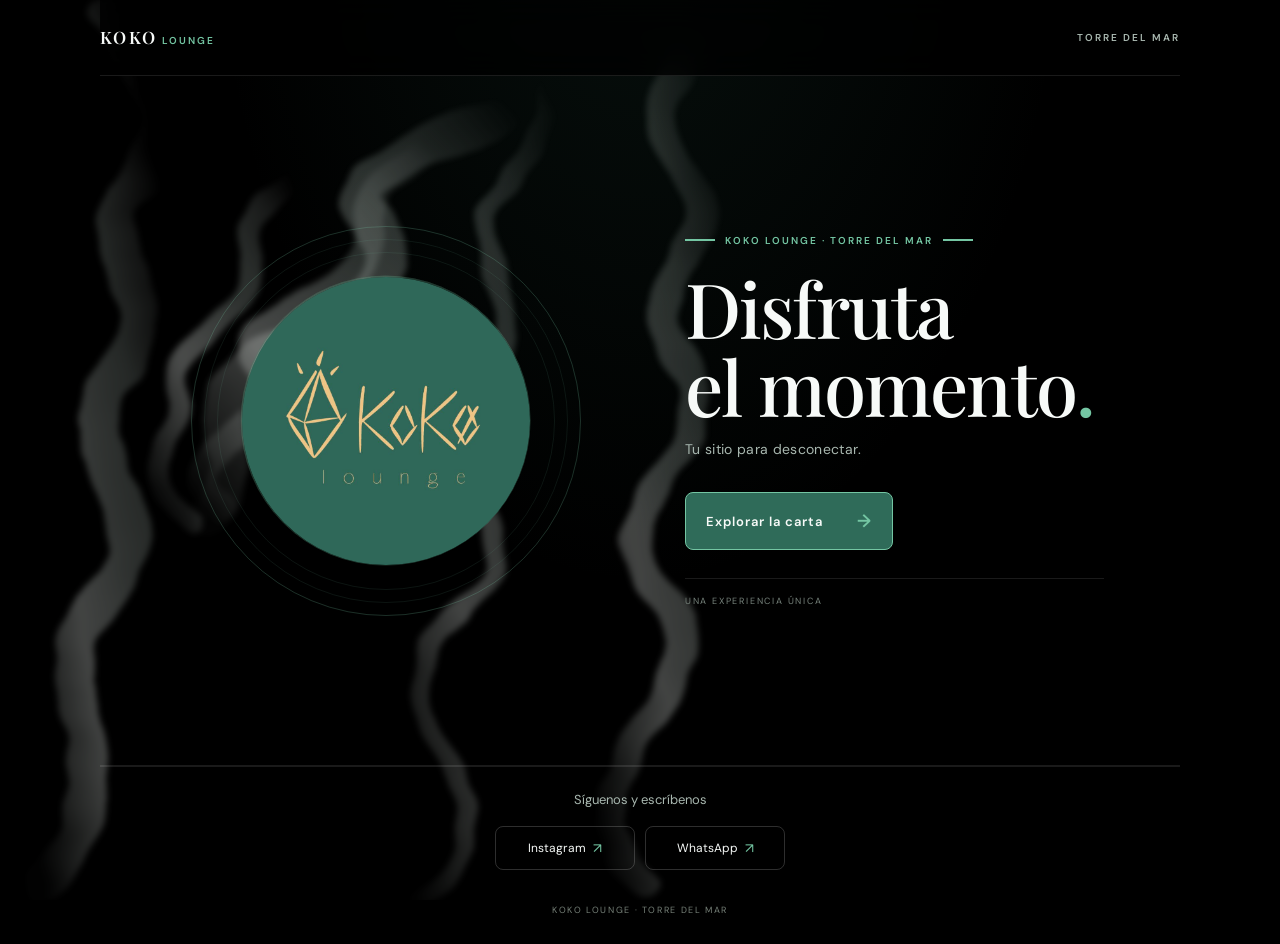
<file: index.html>
<!doctype html>
<html lang="es">
<head>
  <meta charset="utf-8">
  <meta name="viewport" content="width=device-width, initial-scale=1">
  <meta name="theme-color" content="#000000">
  <meta name="description" content="Koko Lounge en Torre del Mar. Consulta nuestra carta.">
  <title>Koko Lounge · Torre del Mar</title>
  <link rel="preconnect" href="https://fonts.googleapis.com">
  <link rel="preconnect" href="https://fonts.gstatic.com" crossorigin>
  <link href="https://fonts.googleapis.com/css2?family=DM+Sans:wght@400;500;600&family=Playfair+Display:wght@500;600;700&display=swap" rel="stylesheet">
  <link rel="stylesheet" href="styles.css?v=20261007-ios-smoke-restore">
</head>
<body>
  <main class="page home-page">
    <svg class="smoke-layer" viewBox="0 0 1000 1100" preserveAspectRatio="none" aria-hidden="true" focusable="false">
      <defs>
        <linearGradient id="smoke-fade" x1="0" y1="1" x2=".7" y2="0">
          <stop offset="0" stop-color="#c5d0c9" stop-opacity=".02" />
          <stop offset=".35" stop-color="#e0e5e1" stop-opacity=".44" />
          <stop offset=".72" stop-color="#b8c8bf" stop-opacity=".3" />
          <stop offset="1" stop-color="#dce3de" stop-opacity="0" />
        </linearGradient>
        <filter id="smoke-warp" x="-35%" y="-25%" width="170%" height="150%" color-interpolation-filters="sRGB">
          <feTurbulence type="fractalNoise" baseFrequency=".012 .025" numOctaves="1" seed="12" result="noise" />
          <feDisplacementMap in="SourceGraphic" in2="noise" scale="24" xChannelSelector="R" yChannelSelector="G" />
          <feGaussianBlur stdDeviation="4" />
        </filter>
      </defs>
      <g class="smoke-plume smoke-plume-one" filter="url(#smoke-warp)">
        <path d="M235 610 C150 545 345 510 270 435 C205 370 355 338 375 270 C397 202 320 185 380 128 C423 87 450 63 430 20" />
        <path d="M260 630 C380 560 170 510 300 438 C420 372 455 335 404 284 C350 229 430 199 515 159 C565 136 566 91 548 54" />
        <path d="M225 620 C130 562 185 510 184 455 C183 397 265 377 252 321 C240 271 207 243 264 196 C302 165 316 120 292 89" />
      </g>
      <g class="smoke-plume smoke-plume-two" filter="url(#smoke-warp)">
        <path d="M255 630 C330 552 205 498 334 432 C472 362 500 316 454 270 C406 222 486 190 580 156 C642 134 672 91 648 42" />
        <path d="M270 620 C185 565 370 514 318 456 C268 400 407 372 443 319 C477 269 423 238 490 205 C537 183 560 144 548 104" />
        <path d="M235 640 C142 582 236 531 220 486 C201 431 267 405 296 367 C332 319 280 282 333 240 C370 210 383 174 360 139" />
      </g>
      <g class="smoke-plume smoke-plume-wide" filter="url(#smoke-warp)">
        <path d="M55 1080 C185 932 22 842 130 724 C222 622 56 547 148 447 C217 371 91 297 170 218 C220 166 192 96 130 18" />
        <path d="M785 1080 C650 940 919 839 804 719 C704 616 918 543 830 437 C761 355 908 287 831 203 C783 150 818 82 891 17" />
        <path d="M520 1100 C670 964 419 872 561 753 C690 646 495 579 596 466 C674 379 539 301 623 223 C682 170 651 94 706 24" />
      </g>
    </svg>
    <header class="topbar"><a class="brand" href="index.html" aria-label="Koko Lounge, inicio"><span class="brand-name">KOKO<span> LOUNGE</span></span></a><span class="location">TORRE DEL MAR</span></header>
    <section class="hero home-hero" aria-labelledby="title">
      <div class="hero-media">
        <span class="hero-orbit" aria-hidden="true"></span>
        <img class="hero-logo" src="kokologo-circle.png" alt="Logo de Koko Lounge">
      </div>
      <div class="hero-copy">
        <p class="eyebrow"><span class="eyebrow-mark" aria-hidden="true"></span> KOKO LOUNGE · TORRE DEL MAR</p>
        <h1 class="home-title" id="title">Disfruta<br>el momento<span>.</span></h1>
        <p class="intro">Tu sitio para desconectar.</p>
        <a class="main-button" href="menu.html">Explorar la carta <span aria-hidden="true">→</span></a>
        <p class="hero-note">UNA EXPERIENCIA ÚNICA</p>
      </div>
    </section>
    <footer class="home-footer">
      <p class="footer-copy">Síguenos y escríbenos</p>
      <nav class="socials" aria-label="Redes sociales">
        <a class="social-link" href="https://www.instagram.com/kokolounge_/" target="_blank" rel="noopener noreferrer" aria-label="Instagram de Koko Lounge">Instagram <span aria-hidden="true">↗</span></a>
        <a class="social-link" href="https://wa.me/34695865423?text=Hola%2C%20quiero%20hacer%20una%20reserva%20en%20Koko%20Lounge." target="_blank" rel="noopener noreferrer" aria-label="Reservar por WhatsApp">WhatsApp <span aria-hidden="true">↗</span></a>
      </nav>
      <p class="copyright">KOKO LOUNGE · TORRE DEL MAR</p>
    </footer>
  </main>
</body>
</html>
</file>
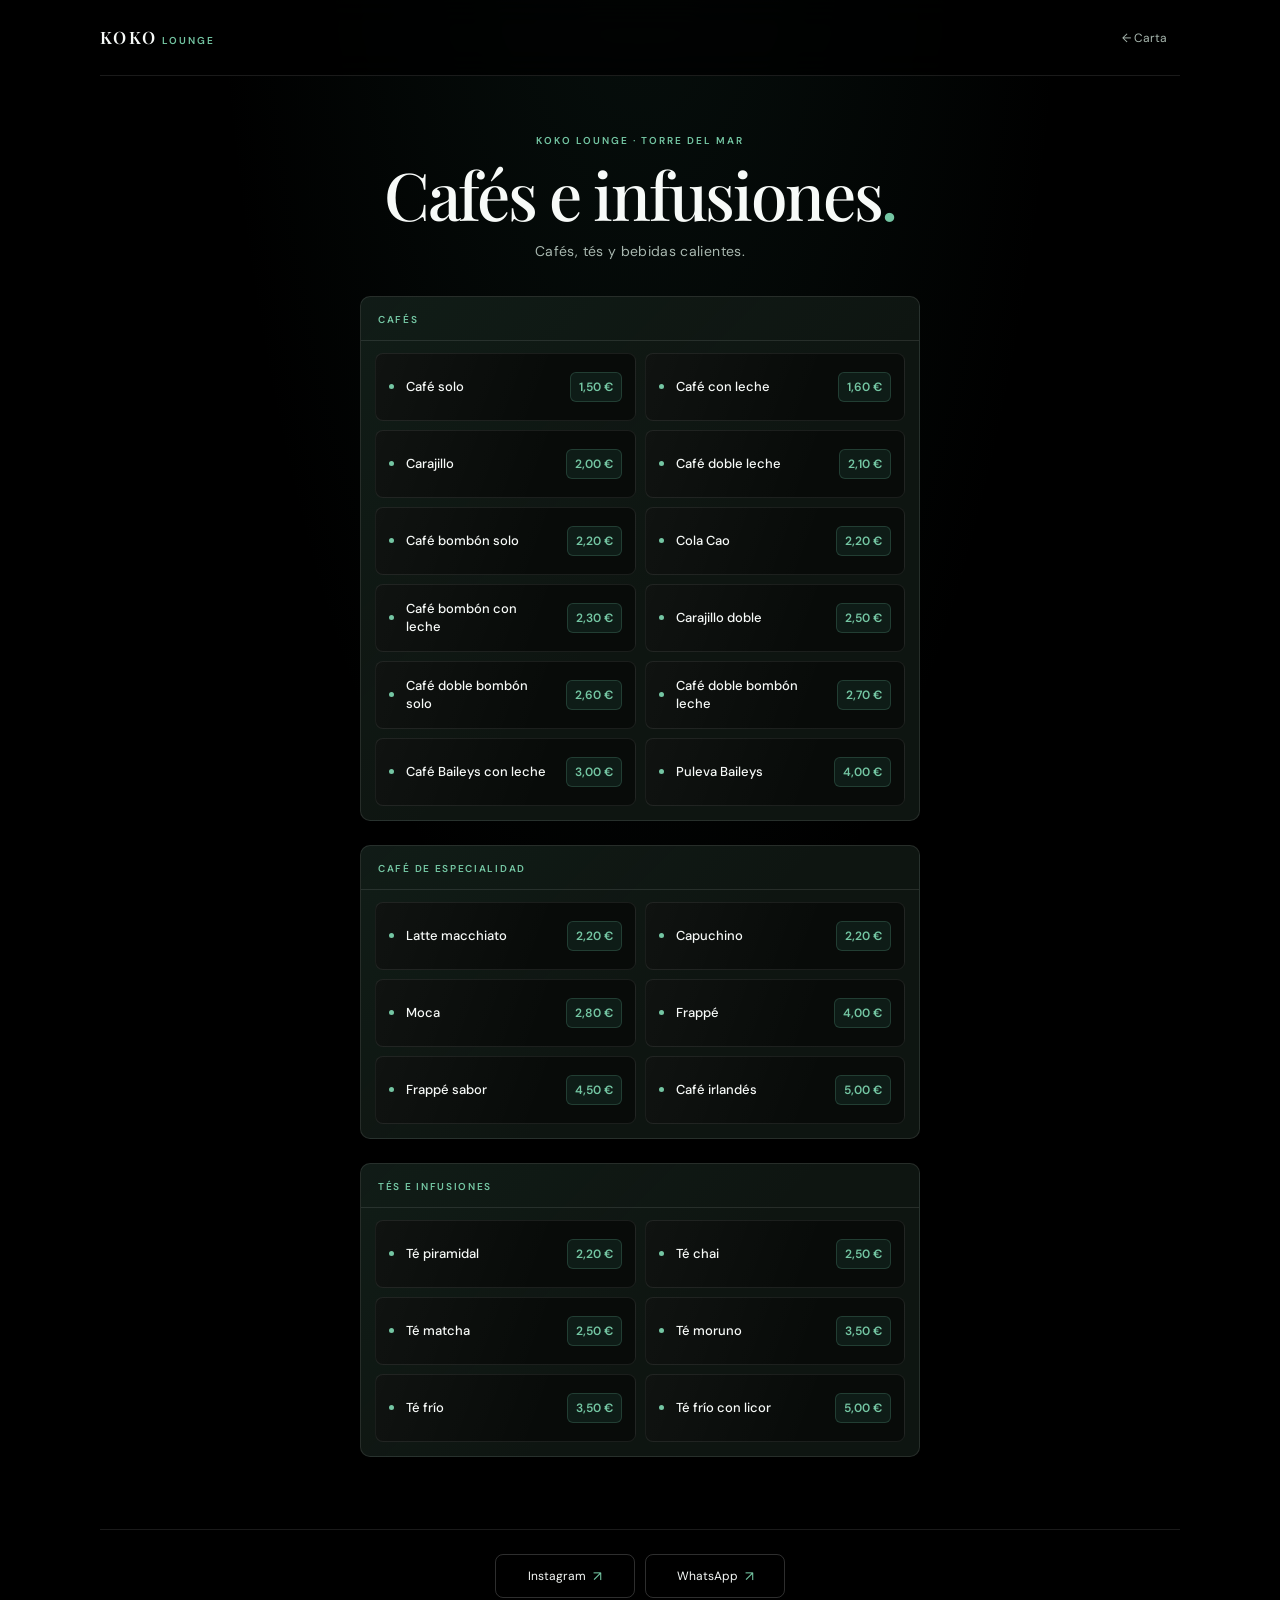
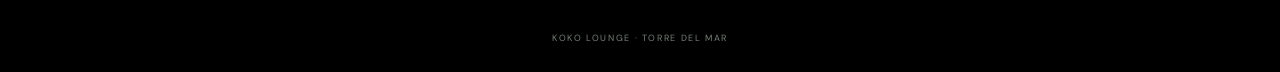
<file: cafes.html>
<!doctype html>
<html lang="es">
<head>
  <meta charset="utf-8">
  <meta name="viewport" content="width=device-width, initial-scale=1">
  <meta name="theme-color" content="#000000">
  <meta name="description" content="Cafés, tés e infusiones de Koko Lounge en Torre del Mar.">
  <title>Cafés e infusiones | Koko Lounge</title>
  <link rel="preconnect" href="https://fonts.googleapis.com">
  <link rel="preconnect" href="https://fonts.gstatic.com" crossorigin>
  <link href="https://fonts.googleapis.com/css2?family=DM+Sans:wght@400;500;600&family=Playfair+Display:wght@500;600;700&display=swap" rel="stylesheet">
  <link rel="stylesheet" href="styles.css?v=20261006-kokoalante">
</head>
<body>
  <main class="page menu-page">
    <header class="topbar"><a class="brand" href="index.html" aria-label="Volver al inicio"><span class="brand-name">KOKO<span> LOUNGE</span></span></a><a class="back-link" href="menu.html">← Carta</a></header>
    <section class="menu-hero" aria-labelledby="title">
      <p class="eyebrow">KOKO LOUNGE · TORRE DEL MAR</p>
      <h1 id="title">Cafés e infusiones<span>.</span></h1>
      <p class="intro">Cafés, tés y bebidas calientes.</p>
    </section>
    <section class="product-list" aria-label="Cafés, tés e infusiones y precios">
      <section class="product-group" aria-label="Cafés">
        <div class="product-group-header"><h2>Cafés</h2></div>
        <article class="product"><span>Café solo</span><span>1,50 €</span></article>
        <article class="product"><span>Café con leche</span><span>1,60 €</span></article>
        <article class="product"><span>Carajillo</span><span>2,00 €</span></article>
        <article class="product"><span>Café doble leche</span><span>2,10 €</span></article>
        <article class="product"><span>Café bombón solo</span><span>2,20 €</span></article>
        <article class="product"><span>Cola Cao</span><span>2,20 €</span></article>
        <article class="product"><span>Café bombón con leche</span><span>2,30 €</span></article>
        <article class="product"><span>Carajillo doble</span><span>2,50 €</span></article>
        <article class="product"><span>Café doble bombón solo</span><span>2,60 €</span></article>
        <article class="product"><span>Café doble bombón leche</span><span>2,70 €</span></article>
        <article class="product"><span>Café Baileys con leche</span><span>3,00 €</span></article>
        <article class="product"><span>Puleva Baileys</span><span>4,00 €</span></article>
      </section>
      <section class="product-group" aria-label="Café de especialidad">
        <div class="product-group-header"><h2>Café de especialidad</h2></div>
        <article class="product"><span>Latte macchiato</span><span>2,20 €</span></article>
        <article class="product"><span>Capuchino</span><span>2,20 €</span></article>
        <article class="product"><span>Moca</span><span>2,80 €</span></article>
        <article class="product"><span>Frappé</span><span>4,00 €</span></article>
        <article class="product"><span>Frappé sabor</span><span>4,50 €</span></article>
        <article class="product"><span>Café irlandés</span><span>5,00 €</span></article>
      </section>
      <section class="product-group" aria-label="Tés e infusiones">
        <div class="product-group-header"><h2>Tés e infusiones</h2></div>
        <article class="product"><span>Té piramidal</span><span>2,20 €</span></article>
        <article class="product"><span>Té chai</span><span>2,50 €</span></article>
        <article class="product"><span>Té matcha</span><span>2,50 €</span></article>
        <article class="product"><span>Té moruno</span><span>3,50 €</span></article>
        <article class="product"><span>Té frío</span><span>3,50 €</span></article>
        <article class="product"><span>Té frío con licor</span><span>5,00 €</span></article>
      </section>
    </section>
    <footer class="menu-footer">
      <nav class="socials" aria-label="Redes sociales">
        <a class="social-link" href="https://www.instagram.com/kokolounge_/" target="_blank" rel="noopener noreferrer">Instagram <span aria-hidden="true">↗</span></a>
        <a class="social-link" href="https://wa.me/34695865423?text=Hola%2C%20quiero%20hacer%20una%20reserva%20en%20Koko%20Lounge." target="_blank" rel="noopener noreferrer" aria-label="Reservar por WhatsApp">WhatsApp <span aria-hidden="true">↗</span></a>
      </nav>
      <p class="copyright">KOKO LOUNGE · TORRE DEL MAR</p>
    </footer>
  </main>
</body>
</html>
</file>
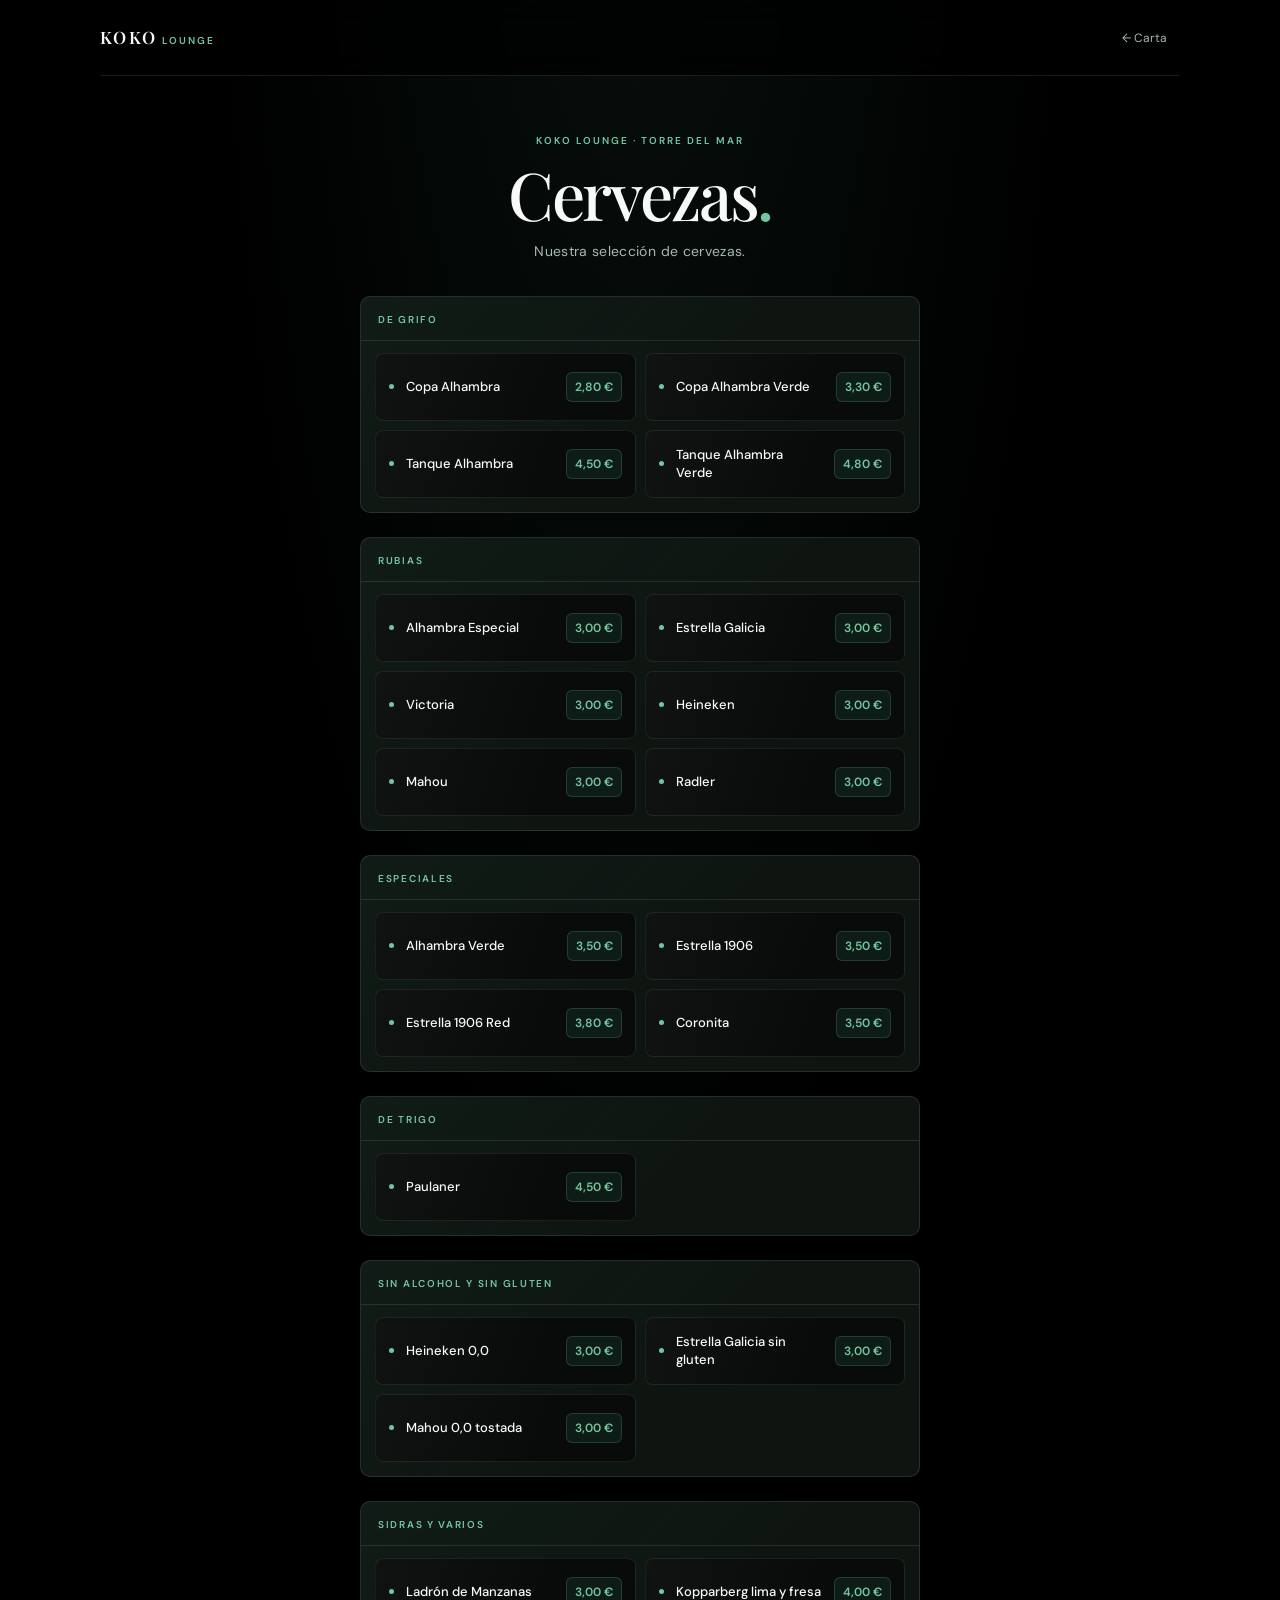
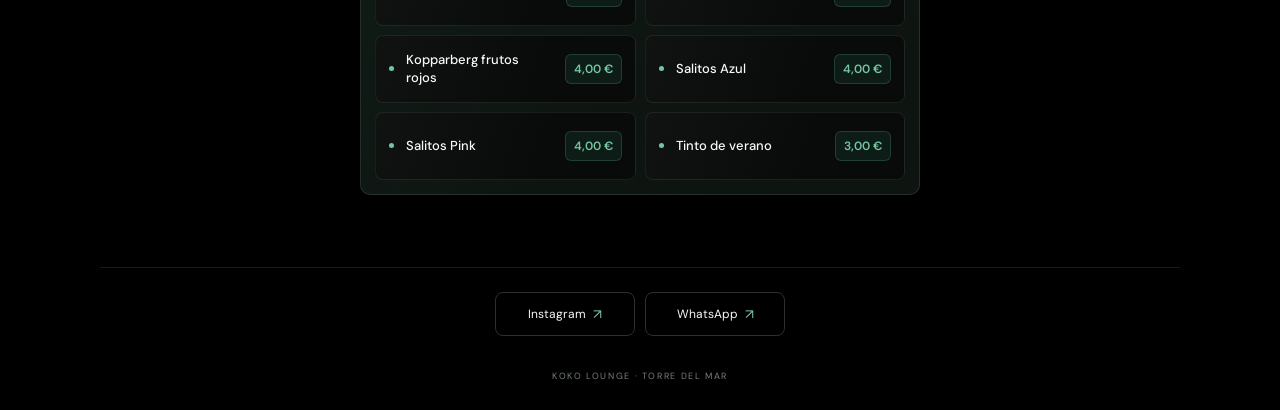
<file: cervezas.html>
<!doctype html>
<html lang="es">
<head>
  <meta charset="utf-8">
  <meta name="viewport" content="width=device-width, initial-scale=1">
  <meta name="theme-color" content="#000000">
  <meta name="description" content="Cervezas de Koko Lounge en Torre del Mar.">
  <title>Cervezas | Koko Lounge</title>
  <link rel="preconnect" href="https://fonts.googleapis.com">
  <link rel="preconnect" href="https://fonts.gstatic.com" crossorigin>
  <link href="https://fonts.googleapis.com/css2?family=DM+Sans:wght@400;500;600&family=Playfair+Display:wght@500;600;700&display=swap" rel="stylesheet">
  <link rel="stylesheet" href="styles.css?v=20261006-kokoalante">
</head>
<body>
  <main class="page menu-page">
    <header class="topbar"><a class="brand" href="index.html" aria-label="Volver al inicio"><span class="brand-name">KOKO<span> LOUNGE</span></span></a><a class="back-link" href="menu.html">← Carta</a></header>
    <section class="menu-hero" aria-labelledby="title">
      <p class="eyebrow">KOKO LOUNGE · TORRE DEL MAR</p>
      <h1 id="title">Cervezas<span>.</span></h1>
      <p class="intro">Nuestra selección de cervezas.</p>
    </section>
    <section class="product-list" aria-label="Cervezas y precios">
      <section class="product-group" aria-label="De grifo">
        <div class="product-group-header"><h2>De grifo</h2></div>
        <article class="product"><span>Copa Alhambra</span><span>2,80 €</span></article>
        <article class="product"><span>Copa Alhambra Verde</span><span>3,30 €</span></article>
        <article class="product"><span>Tanque Alhambra</span><span>4,50 €</span></article>
        <article class="product"><span>Tanque Alhambra Verde</span><span>4,80 €</span></article>
      </section>
      <section class="product-group" aria-label="Rubias">
        <div class="product-group-header"><h2>Rubias</h2></div>
        <article class="product"><span>Alhambra Especial</span><span>3,00 €</span></article>
        <article class="product"><span>Estrella Galicia</span><span>3,00 €</span></article>
        <article class="product"><span>Victoria</span><span>3,00 €</span></article>
        <article class="product"><span>Heineken</span><span>3,00 €</span></article>
        <article class="product"><span>Mahou</span><span>3,00 €</span></article>
        <article class="product"><span>Radler</span><span>3,00 €</span></article>
      </section>
      <section class="product-group" aria-label="Especiales">
        <div class="product-group-header"><h2>Especiales</h2></div>
        <article class="product"><span>Alhambra Verde</span><span>3,50 €</span></article>
        <article class="product"><span>Estrella 1906</span><span>3,50 €</span></article>
        <article class="product"><span>Estrella 1906 Red</span><span>3,80 €</span></article>
        <article class="product"><span>Coronita</span><span>3,50 €</span></article>
      </section>
      <section class="product-group" aria-label="De trigo">
        <div class="product-group-header"><h2>De trigo</h2></div>
        <article class="product"><span>Paulaner</span><span>4,50 €</span></article>
      </section>
      <section class="product-group" aria-label="Sin alcohol y sin gluten">
        <div class="product-group-header"><h2>Sin alcohol y sin gluten</h2></div>
        <article class="product"><span>Heineken 0,0</span><span>3,00 €</span></article>
        <article class="product"><span>Estrella Galicia sin gluten</span><span>3,00 €</span></article>
        <article class="product"><span>Mahou 0,0 tostada</span><span>3,00 €</span></article>
      </section>
      <section class="product-group" aria-label="Sidras y varios">
        <div class="product-group-header"><h2>Sidras y varios</h2></div>
        <article class="product"><span>Ladrón de Manzanas</span><span>3,00 €</span></article>
        <article class="product"><span>Kopparberg lima y fresa</span><span>4,00 €</span></article>
        <article class="product"><span>Kopparberg frutos rojos</span><span>4,00 €</span></article>
        <article class="product"><span>Salitos Azul</span><span>4,00 €</span></article>
        <article class="product"><span>Salitos Pink</span><span>4,00 €</span></article>
        <article class="product"><span>Tinto de verano</span><span>3,00 €</span></article>
      </section>
    </section>
    <footer class="menu-footer">
      <nav class="socials" aria-label="Redes sociales">
        <a class="social-link" href="https://www.instagram.com/kokolounge_/" target="_blank" rel="noopener noreferrer">Instagram <span aria-hidden="true">↗</span></a>
        <a class="social-link" href="https://wa.me/34695865423?text=Hola%2C%20quiero%20hacer%20una%20reserva%20en%20Koko%20Lounge." target="_blank" rel="noopener noreferrer" aria-label="Reservar por WhatsApp">WhatsApp <span aria-hidden="true">↗</span></a>
      </nav>
      <p class="copyright">KOKO LOUNGE · TORRE DEL MAR</p>
    </footer>
  </main>
</body>
</html>
</file>
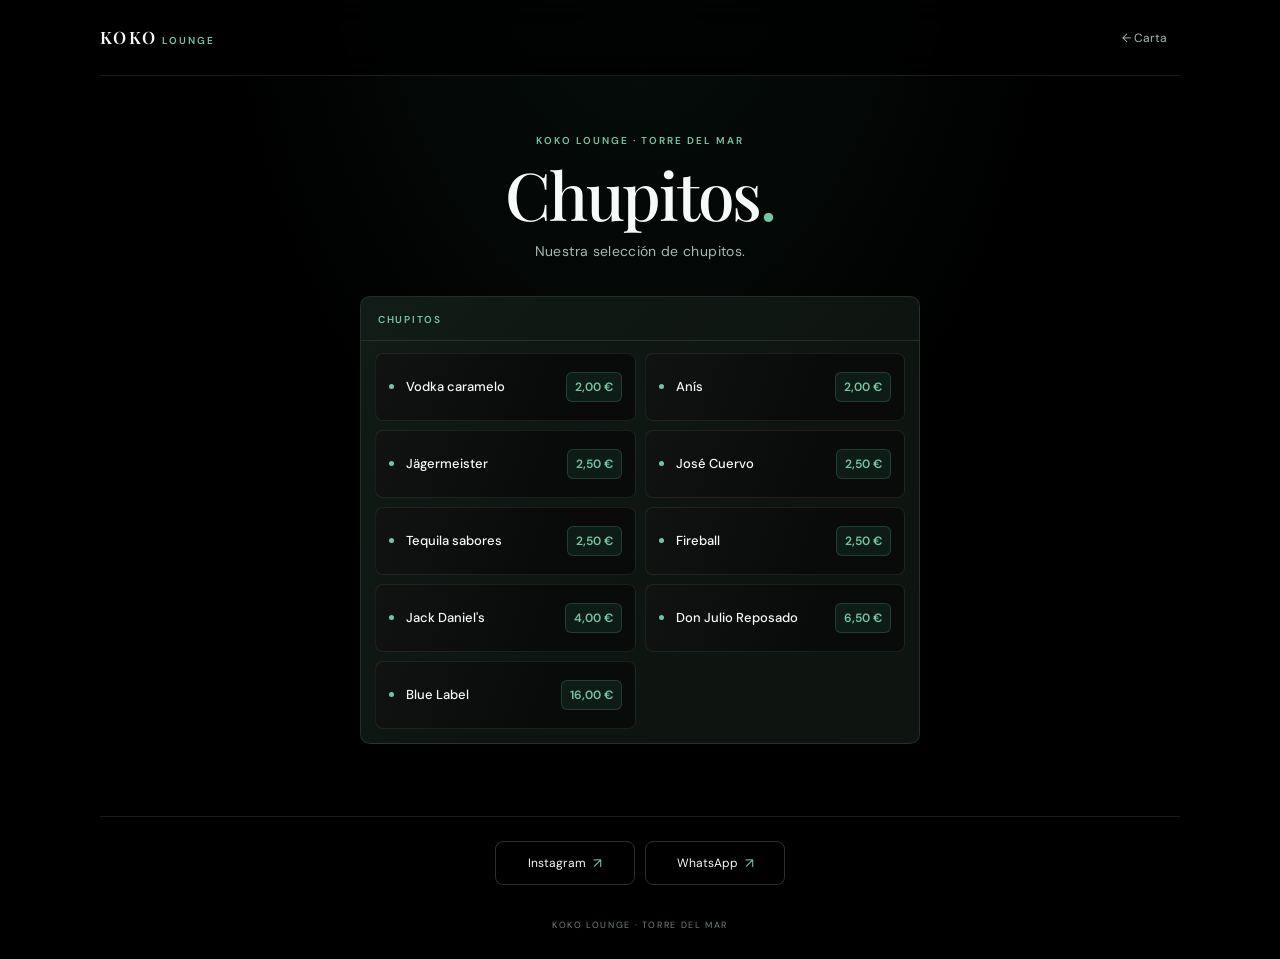
<file: chupitos.html>
<!doctype html>
<html lang="es">
<head>
  <meta charset="utf-8">
  <meta name="viewport" content="width=device-width, initial-scale=1">
  <meta name="theme-color" content="#000000">
  <meta name="description" content="Chupitos de Koko Lounge en Torre del Mar.">
  <title>Chupitos | Koko Lounge</title>
  <link rel="preconnect" href="https://fonts.googleapis.com">
  <link rel="preconnect" href="https://fonts.gstatic.com" crossorigin>
  <link href="https://fonts.googleapis.com/css2?family=DM+Sans:wght@400;500;600&family=Playfair+Display:wght@500;600;700&display=swap" rel="stylesheet">
  <link rel="stylesheet" href="styles.css?v=20261006-kokoalante">
</head>
<body>
  <main class="page menu-page">
    <header class="topbar"><a class="brand" href="index.html" aria-label="Volver al inicio"><span class="brand-name">KOKO<span> LOUNGE</span></span></a><a class="back-link" href="menu.html">← Carta</a></header>
    <section class="menu-hero" aria-labelledby="title">
      <p class="eyebrow">KOKO LOUNGE · TORRE DEL MAR</p>
      <h1 id="title">Chupitos<span>.</span></h1>
      <p class="intro">Nuestra selección de chupitos.</p>
    </section>
    <section class="product-list" aria-label="Chupitos y precios">
      <section class="product-group" aria-label="Chupitos">
        <div class="product-group-header"><h2>Chupitos</h2></div>
        <article class="product"><span>Vodka caramelo</span><span>2,00 €</span></article>
        <article class="product"><span>Anís</span><span>2,00 €</span></article>
        <article class="product"><span>Jägermeister</span><span>2,50 €</span></article>
        <article class="product"><span>José Cuervo</span><span>2,50 €</span></article>
        <article class="product"><span>Tequila sabores</span><span>2,50 €</span></article>
        <article class="product"><span>Fireball</span><span>2,50 €</span></article>
        <article class="product"><span>Jack Daniel's</span><span>4,00 €</span></article>
        <article class="product"><span>Don Julio Reposado</span><span>6,50 €</span></article>
        <article class="product"><span>Blue Label</span><span>16,00 €</span></article>
      </section>
    </section>
    <footer class="menu-footer">
      <nav class="socials" aria-label="Redes sociales">
        <a class="social-link" href="https://www.instagram.com/kokolounge_/" target="_blank" rel="noopener noreferrer">Instagram <span aria-hidden="true">↗</span></a>
        <a class="social-link" href="https://wa.me/34695865423?text=Hola%2C%20quiero%20hacer%20una%20reserva%20en%20Koko%20Lounge." target="_blank" rel="noopener noreferrer" aria-label="Reservar por WhatsApp">WhatsApp <span aria-hidden="true">↗</span></a>
      </nav>
      <p class="copyright">KOKO LOUNGE · TORRE DEL MAR</p>
    </footer>
  </main>
</body>
</html>
</file>
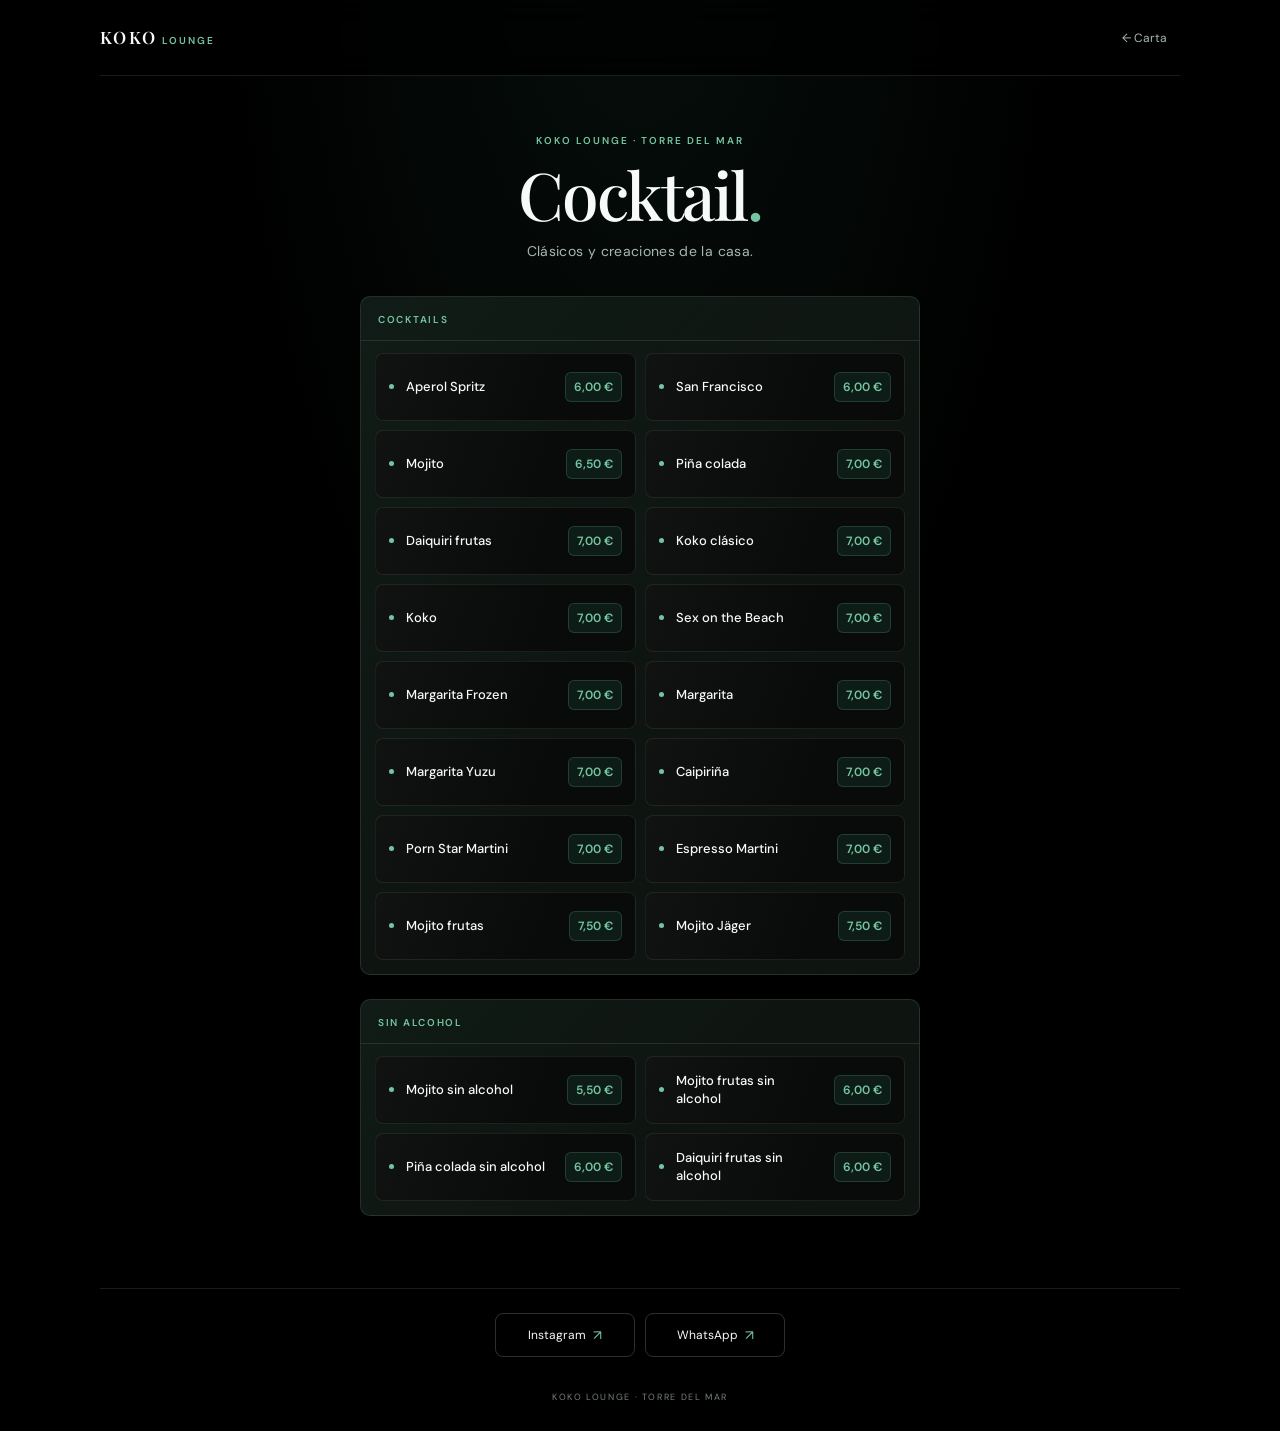
<file: cocktails.html>
<!doctype html>
<html lang="es">
<head>
  <meta charset="utf-8">
  <meta name="viewport" content="width=device-width, initial-scale=1">
  <meta name="theme-color" content="#000000">
  <meta name="description" content="Cocktails de Koko Lounge en Torre del Mar.">
  <title>Cocktail | Koko Lounge</title>
  <link rel="preconnect" href="https://fonts.googleapis.com">
  <link rel="preconnect" href="https://fonts.gstatic.com" crossorigin>
  <link href="https://fonts.googleapis.com/css2?family=DM+Sans:wght@400;500;600&family=Playfair+Display:wght@500;600;700&display=swap" rel="stylesheet">
  <link rel="stylesheet" href="styles.css?v=20261006-kokoalante">
</head>
<body>
  <main class="page menu-page">
    <header class="topbar"><a class="brand" href="index.html" aria-label="Volver al inicio"><span class="brand-name">KOKO<span> LOUNGE</span></span></a><a class="back-link" href="menu.html">← Carta</a></header>
    <section class="menu-hero" aria-labelledby="title">
      <p class="eyebrow">KOKO LOUNGE · TORRE DEL MAR</p>
      <h1 id="title">Cocktail<span>.</span></h1>
      <p class="intro">Clásicos y creaciones de la casa.</p>
    </section>
    <section class="product-list" aria-label="Cocktails y precios">
      <section class="product-group" aria-label="Cocktails">
        <div class="product-group-header"><h2>Cocktails</h2></div>
        <article class="product"><span>Aperol Spritz</span><span>6,00 €</span></article>
        <article class="product"><span>San Francisco</span><span>6,00 €</span></article>
        <article class="product"><span>Mojito</span><span>6,50 €</span></article>
        <article class="product"><span>Piña colada</span><span>7,00 €</span></article>
        <article class="product"><span>Daiquiri frutas</span><span>7,00 €</span></article>
        <article class="product"><span>Koko clásico</span><span>7,00 €</span></article>
        <article class="product"><span>Koko</span><span>7,00 €</span></article>
        <article class="product"><span>Sex on the Beach</span><span>7,00 €</span></article>
        <article class="product"><span>Margarita Frozen</span><span>7,00 €</span></article>
        <article class="product"><span>Margarita</span><span>7,00 €</span></article>
        <article class="product"><span>Margarita Yuzu</span><span>7,00 €</span></article>
        <article class="product"><span>Caipiriña</span><span>7,00 €</span></article>
        <article class="product"><span>Porn Star Martini</span><span>7,00 €</span></article>
        <article class="product"><span>Espresso Martini</span><span>7,00 €</span></article>
        <article class="product"><span>Mojito frutas</span><span>7,50 €</span></article>
        <article class="product"><span>Mojito Jäger</span><span>7,50 €</span></article>
      </section>
      <section class="product-group" aria-label="Cocktails sin alcohol">
        <div class="product-group-header"><h2>Sin alcohol</h2></div>
        <article class="product"><span>Mojito sin alcohol</span><span>5,50 €</span></article>
        <article class="product"><span>Mojito frutas sin alcohol</span><span>6,00 €</span></article>
        <article class="product"><span>Piña colada sin alcohol</span><span>6,00 €</span></article>
        <article class="product"><span>Daiquiri frutas sin alcohol</span><span>6,00 €</span></article>
      </section>
    </section>
    <footer class="menu-footer">
      <nav class="socials" aria-label="Redes sociales">
        <a class="social-link" href="https://www.instagram.com/kokolounge_/" target="_blank" rel="noopener noreferrer">Instagram <span aria-hidden="true">↗</span></a>
        <a class="social-link" href="https://wa.me/34695865423?text=Hola%2C%20quiero%20hacer%20una%20reserva%20en%20Koko%20Lounge." target="_blank" rel="noopener noreferrer" aria-label="Reservar por WhatsApp">WhatsApp <span aria-hidden="true">↗</span></a>
      </nav>
      <p class="copyright">KOKO LOUNGE · TORRE DEL MAR</p>
    </footer>
  </main>
</body>
</html>
</file>
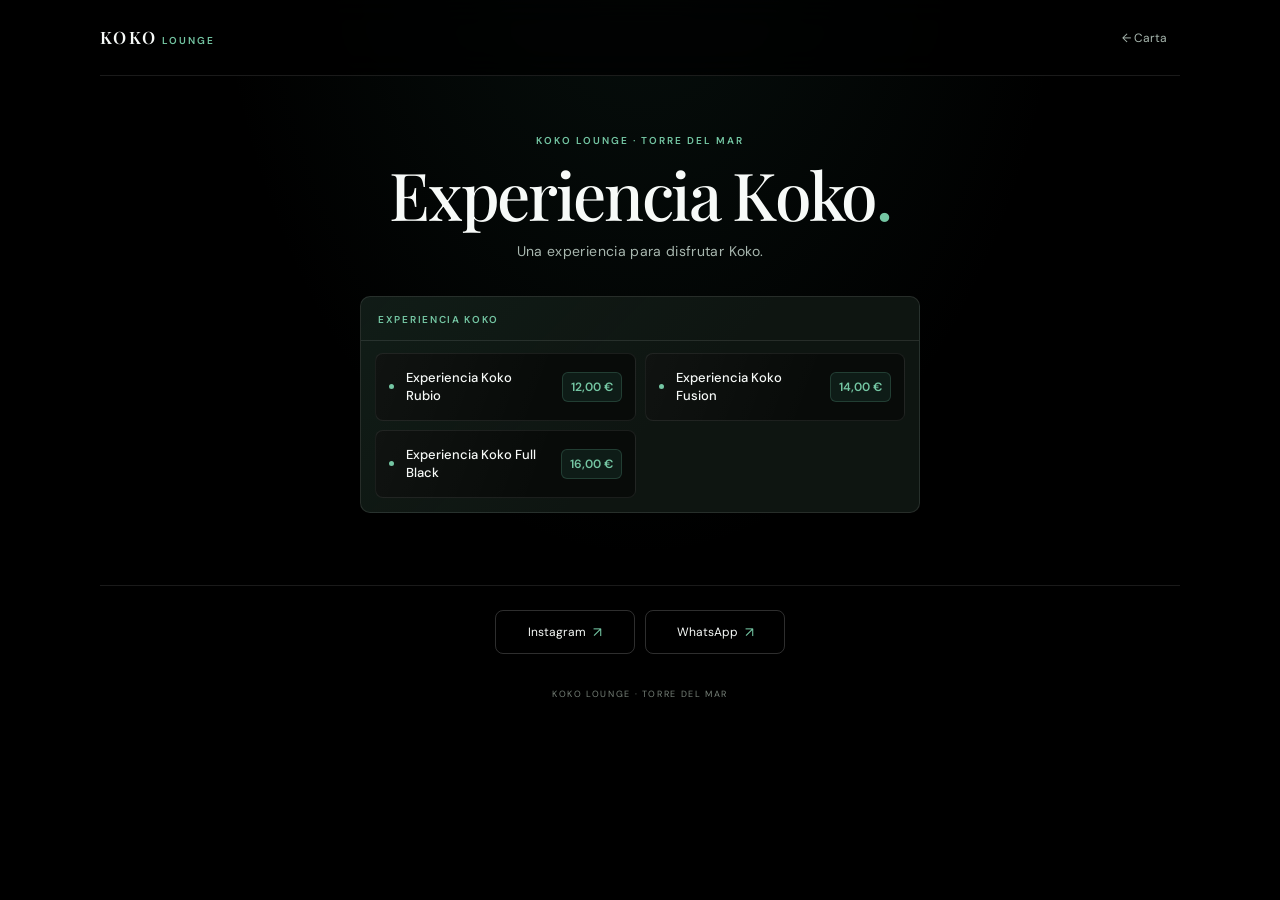
<file: experiencia.html>
<!doctype html>
<html lang="es">
<head>
  <meta charset="utf-8">
  <meta name="viewport" content="width=device-width, initial-scale=1">
  <meta name="theme-color" content="#000000">
  <meta name="description" content="Experiencia Koko en Koko Lounge, Torre del Mar.">
  <title>Experiencia Koko | Koko Lounge</title>
  <link rel="preconnect" href="https://fonts.googleapis.com">
  <link rel="preconnect" href="https://fonts.gstatic.com" crossorigin>
  <link href="https://fonts.googleapis.com/css2?family=DM+Sans:wght@400;500;600&family=Playfair+Display:wght@500;600;700&display=swap" rel="stylesheet">
  <link rel="stylesheet" href="styles.css?v=20261006-kokoalante">
</head>
<body>
  <main class="page menu-page">
    <header class="topbar"><a class="brand" href="index.html" aria-label="Volver al inicio"><span class="brand-name">KOKO<span> LOUNGE</span></span></a><a class="back-link" href="menu.html">← Carta</a></header>
    <section class="menu-hero" aria-labelledby="title">
      <p class="eyebrow">KOKO LOUNGE · TORRE DEL MAR</p>
      <h1 id="title">Experiencia Koko<span>.</span></h1>
      <p class="intro">Una experiencia para disfrutar Koko.</p>
    </section>
    <section class="product-list" aria-label="Experiencia Koko y precios">
      <section class="product-group" aria-label="Experiencia Koko">
        <div class="product-group-header"><h2>Experiencia Koko</h2></div>
        <article class="product"><span>Experiencia Koko Rubio</span><span>12,00 €</span></article>
        <article class="product"><span>Experiencia Koko Fusion</span><span>14,00 €</span></article>
        <article class="product"><span>Experiencia Koko Full Black</span><span>16,00 €</span></article>
      </section>
    </section>
    <footer class="menu-footer">
      <nav class="socials" aria-label="Redes sociales">
        <a class="social-link" href="https://www.instagram.com/kokolounge_/" target="_blank" rel="noopener noreferrer">Instagram <span aria-hidden="true">↗</span></a>
        <a class="social-link" href="https://wa.me/34695865423?text=Hola%2C%20quiero%20hacer%20una%20reserva%20en%20Koko%20Lounge." target="_blank" rel="noopener noreferrer" aria-label="Reservar por WhatsApp">WhatsApp <span aria-hidden="true">↗</span></a>
      </nav>
      <p class="copyright">KOKO LOUNGE · TORRE DEL MAR</p>
    </footer>
  </main>
</body>
</html>
</file>
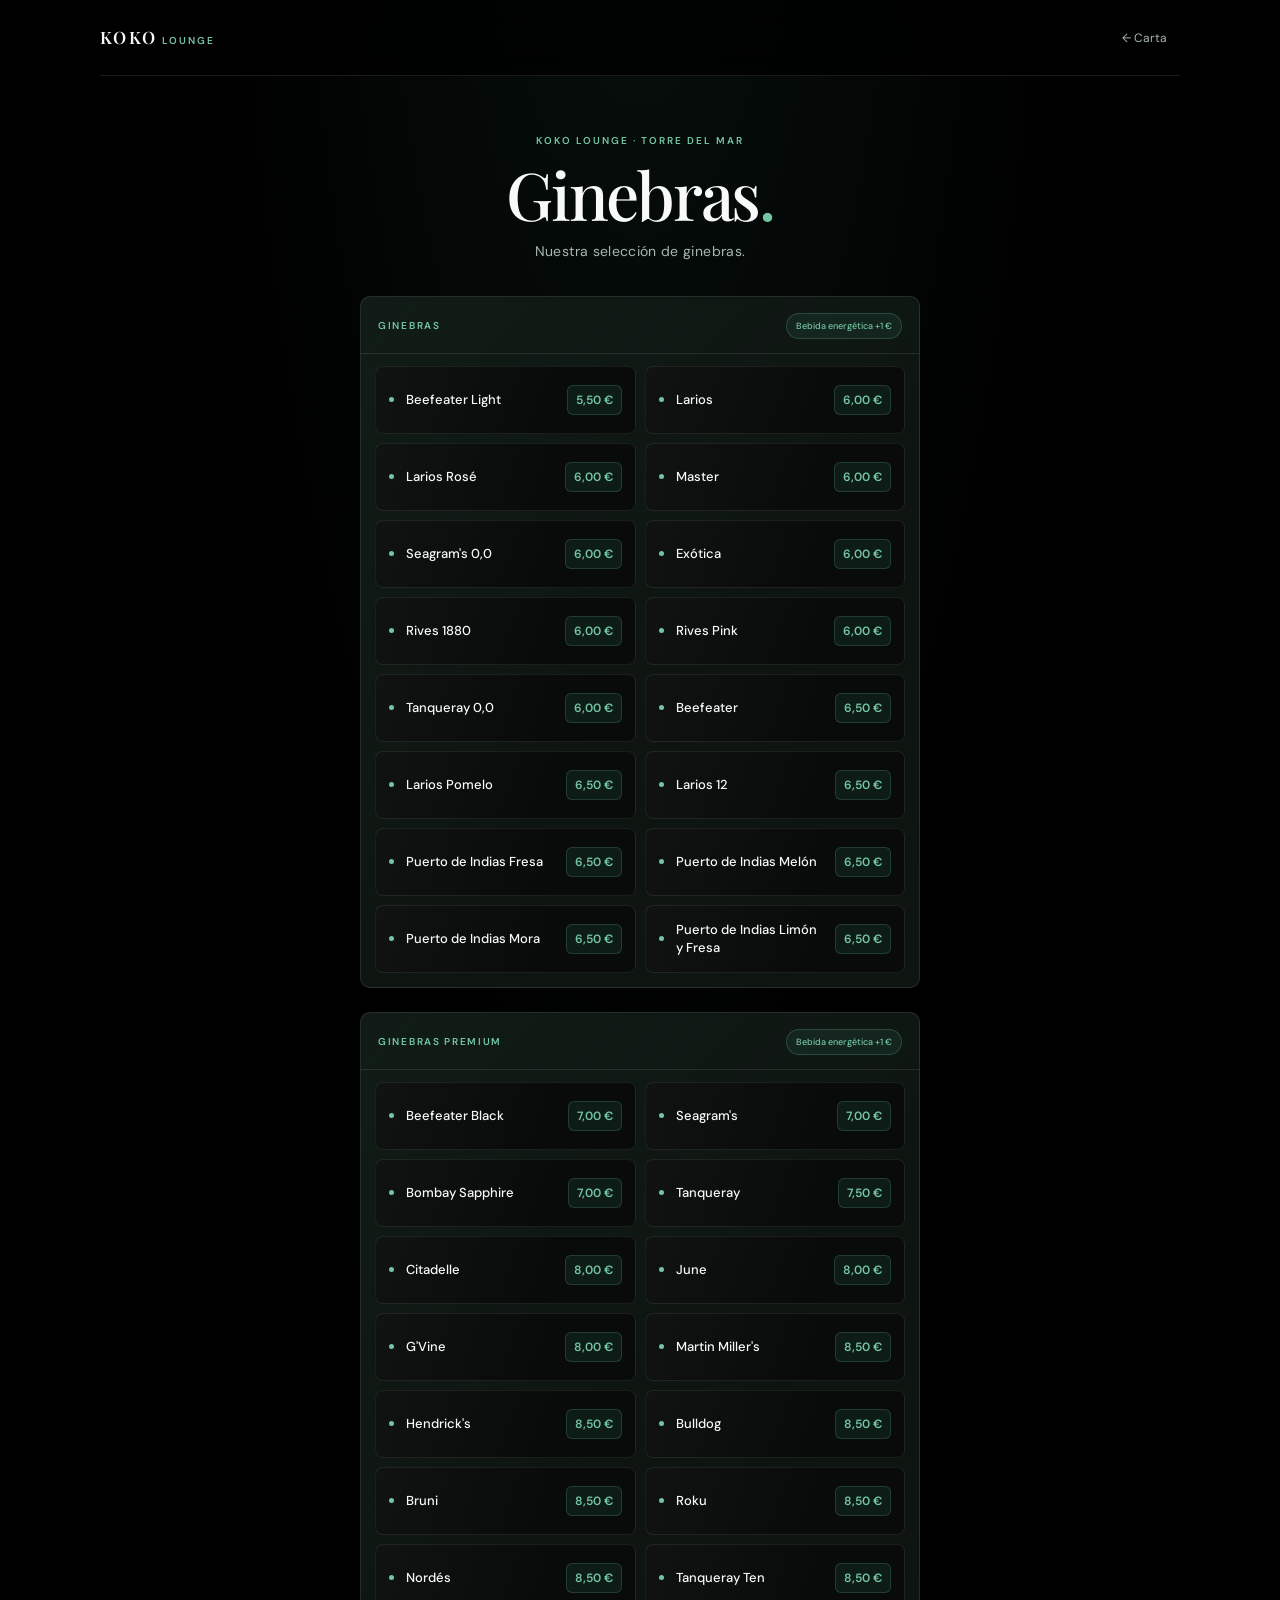
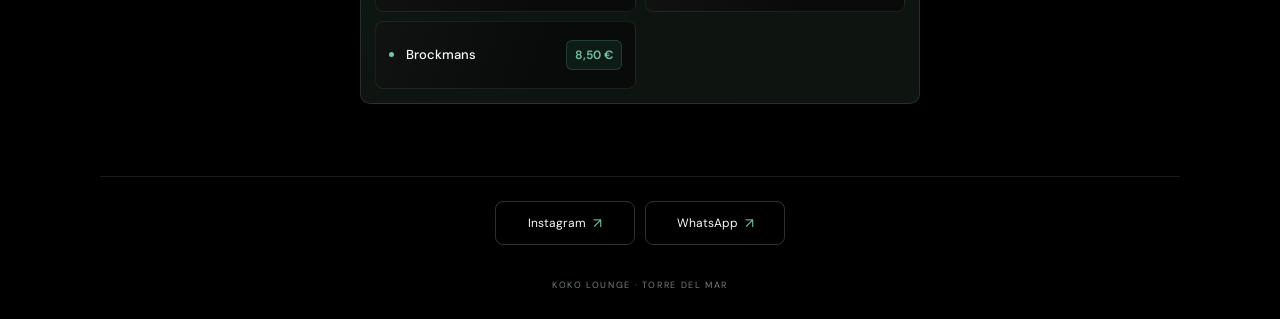
<file: ginebras.html>
<!doctype html>
<html lang="es">
<head>
  <meta charset="utf-8">
  <meta name="viewport" content="width=device-width, initial-scale=1">
  <meta name="theme-color" content="#000000">
  <meta name="description" content="Ginebras de Koko Lounge en Torre del Mar.">
  <title>Ginebras | Koko Lounge</title>
  <link rel="preconnect" href="https://fonts.googleapis.com">
  <link rel="preconnect" href="https://fonts.gstatic.com" crossorigin>
  <link href="https://fonts.googleapis.com/css2?family=DM+Sans:wght@400;500;600&family=Playfair+Display:wght@500;600;700&display=swap" rel="stylesheet">
  <link rel="stylesheet" href="styles.css?v=20261006-kokoalante">
</head>
<body>
  <main class="page menu-page">
    <header class="topbar"><a class="brand" href="index.html" aria-label="Volver al inicio"><span class="brand-name">KOKO<span> LOUNGE</span></span></a><a class="back-link" href="menu.html">← Carta</a></header>
    <section class="menu-hero" aria-labelledby="title">
      <p class="eyebrow">KOKO LOUNGE · TORRE DEL MAR</p>
      <h1 id="title">Ginebras<span>.</span></h1>
      <p class="intro">Nuestra selección de ginebras.</p>
    </section>
    <section class="product-list" aria-label="Ginebras y precios">
      <section class="product-group" aria-label="Ginebras">
        <div class="product-group-header"><h2>Ginebras</h2> <span class="included-drink">Bebida energética +1 €</span></div>
        <article class="product"><span>Beefeater Light</span><span>5,50 €</span></article>
        <article class="product"><span>Larios</span><span>6,00 €</span></article>
        <article class="product"><span>Larios Rosé</span><span>6,00 €</span></article>
        <article class="product"><span>Master</span><span>6,00 €</span></article>
        <article class="product"><span>Seagram's 0,0</span><span>6,00 €</span></article>
        <article class="product"><span>Exótica</span><span>6,00 €</span></article>
        <article class="product"><span>Rives 1880</span><span>6,00 €</span></article>
        <article class="product"><span>Rives Pink</span><span>6,00 €</span></article>
        <article class="product"><span>Tanqueray 0,0</span><span>6,00 €</span></article>
        <article class="product"><span>Beefeater</span><span>6,50 €</span></article>
        <article class="product"><span>Larios Pomelo</span><span>6,50 €</span></article>
        <article class="product"><span>Larios 12</span><span>6,50 €</span></article>
        <article class="product"><span>Puerto de Indias Fresa</span><span>6,50 €</span></article>
        <article class="product"><span>Puerto de Indias Melón</span><span>6,50 €</span></article>
        <article class="product"><span>Puerto de Indias Mora</span><span>6,50 €</span></article>
        <article class="product"><span>Puerto de Indias Limón y Fresa</span><span>6,50 €</span></article>
      </section>
      <section class="product-group" aria-label="Ginebras Premium">
        <div class="product-group-header"><h2>Ginebras Premium</h2> <span class="included-drink">Bebida energética +1 €</span></div>
        <article class="product"><span>Beefeater Black</span><span>7,00 €</span></article>
        <article class="product"><span>Seagram's</span><span>7,00 €</span></article>
        <article class="product"><span>Bombay Sapphire</span><span>7,00 €</span></article>
        <article class="product"><span>Tanqueray</span><span>7,50 €</span></article>
        <article class="product"><span>Citadelle</span><span>8,00 €</span></article>
        <article class="product"><span>June</span><span>8,00 €</span></article>
        <article class="product"><span>G'Vine</span><span>8,00 €</span></article>
        <article class="product"><span>Martin Miller's</span><span>8,50 €</span></article>
        <article class="product"><span>Hendrick's</span><span>8,50 €</span></article>
        <article class="product"><span>Bulldog</span><span>8,50 €</span></article>
        <article class="product"><span>Bruni</span><span>8,50 €</span></article>
        <article class="product"><span>Roku</span><span>8,50 €</span></article>
        <article class="product"><span>Nordés</span><span>8,50 €</span></article>
        <article class="product"><span>Tanqueray Ten</span><span>8,50 €</span></article>
        <article class="product"><span>Brockmans</span><span>8,50 €</span></article>
      </section>
    </section>
    <footer class="menu-footer">
      <nav class="socials" aria-label="Redes sociales">
        <a class="social-link" href="https://www.instagram.com/kokolounge_/" target="_blank" rel="noopener noreferrer">Instagram <span aria-hidden="true">↗</span></a>
        <a class="social-link" href="https://wa.me/34695865423?text=Hola%2C%20quiero%20hacer%20una%20reserva%20en%20Koko%20Lounge." target="_blank" rel="noopener noreferrer" aria-label="Reservar por WhatsApp">WhatsApp <span aria-hidden="true">↗</span></a>
      </nav>
      <p class="copyright">KOKO LOUNGE · TORRE DEL MAR</p>
    </footer>
  </main>
</body>
</html>
</file>
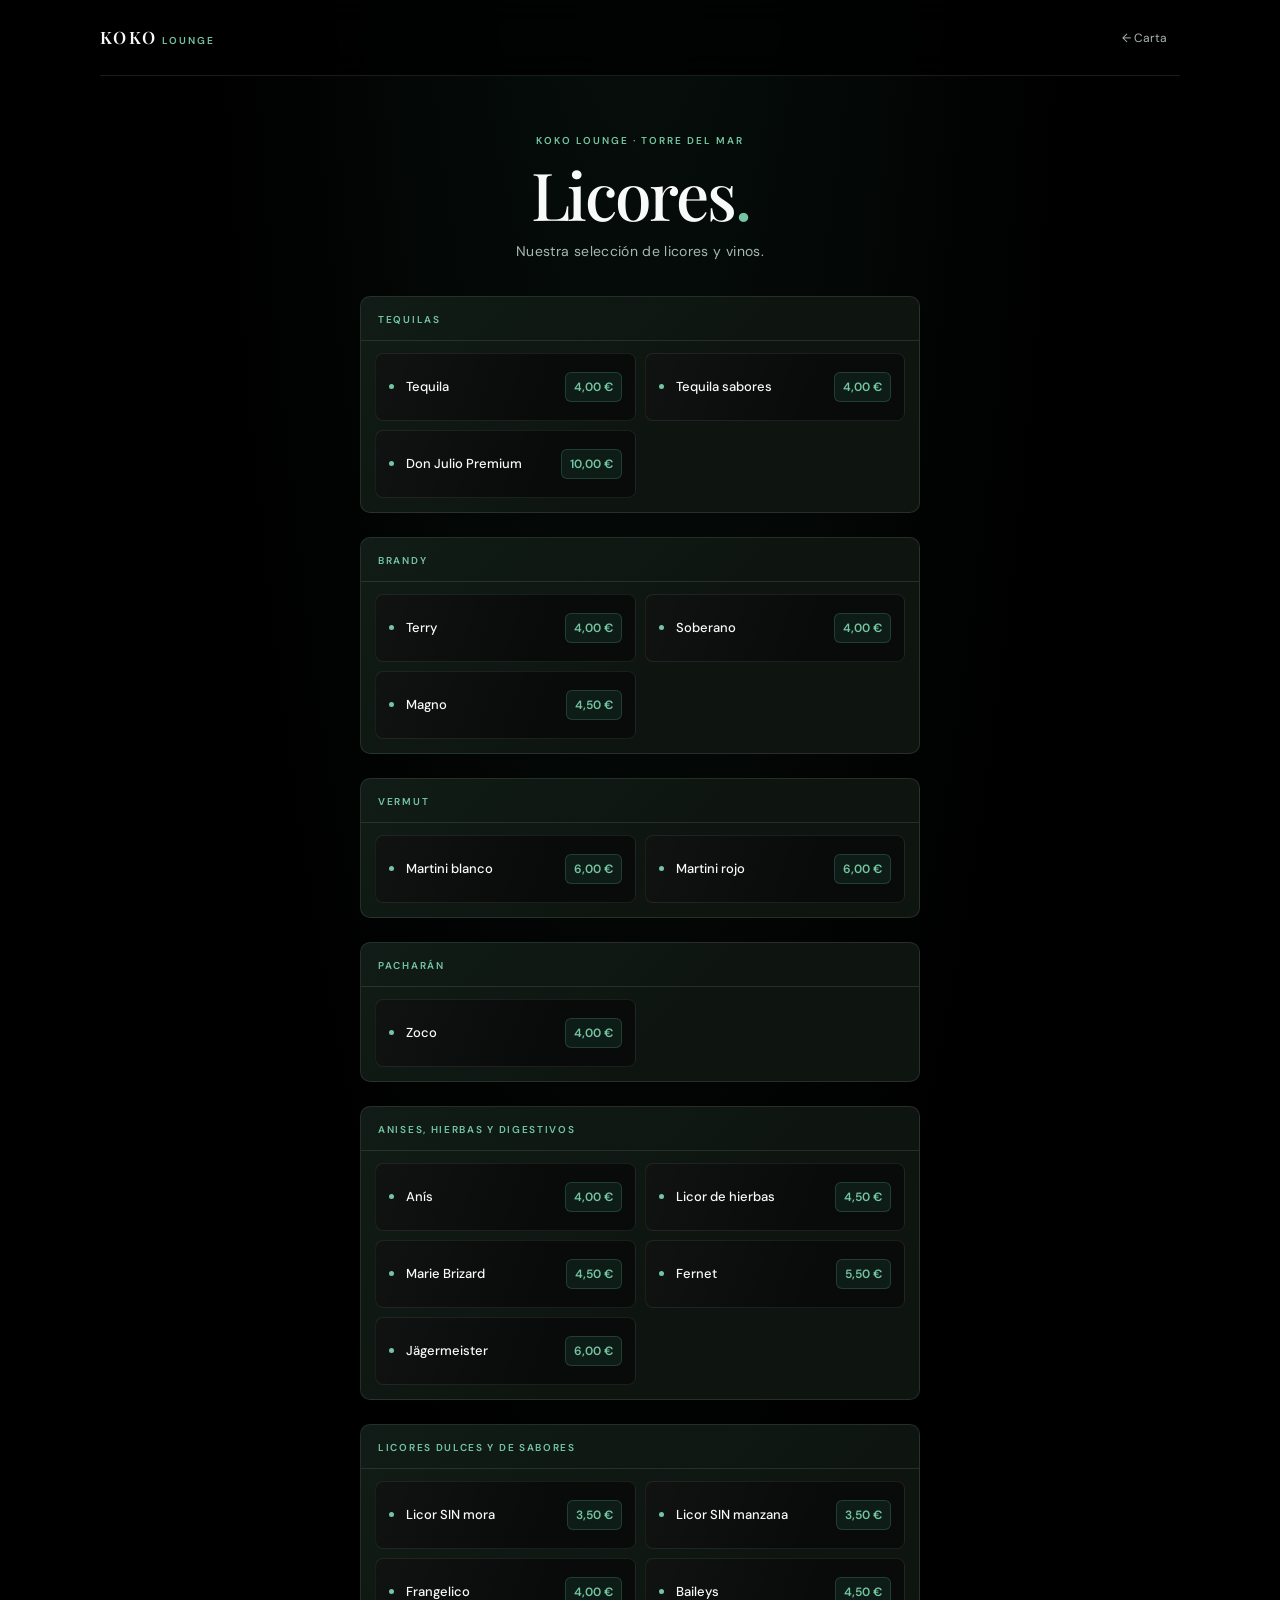
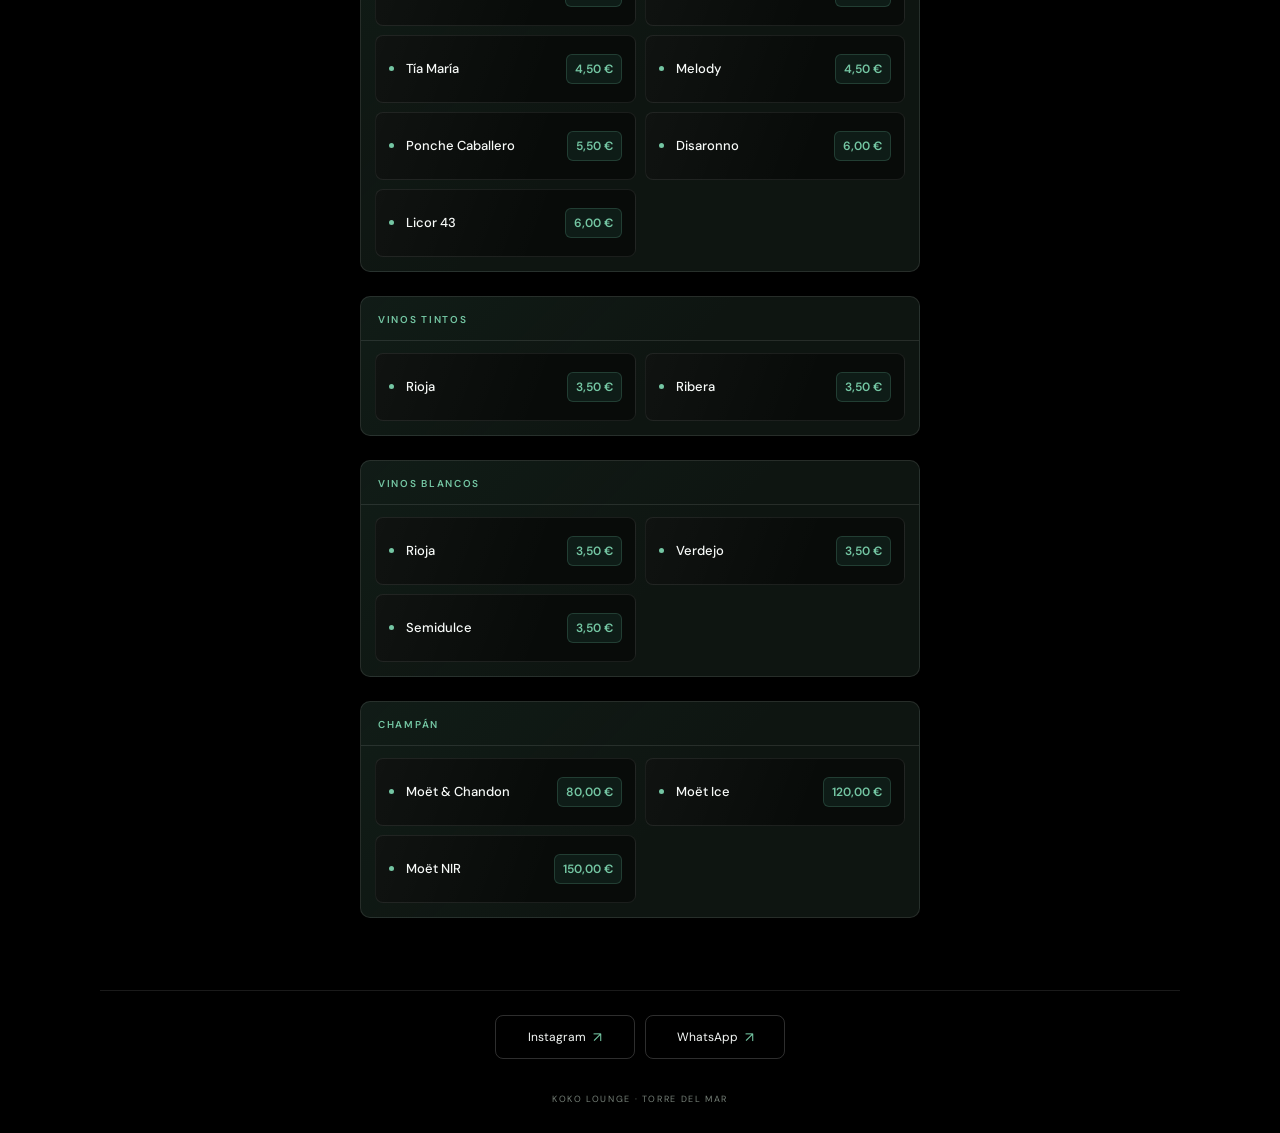
<file: licores.html>
<!doctype html>
<html lang="es">
<head>
  <meta charset="utf-8">
  <meta name="viewport" content="width=device-width, initial-scale=1">
  <meta name="theme-color" content="#000000">
  <meta name="description" content="Licores de Koko Lounge en Torre del Mar.">
  <title>Licores | Koko Lounge</title>
  <link rel="preconnect" href="https://fonts.googleapis.com">
  <link rel="preconnect" href="https://fonts.gstatic.com" crossorigin>
  <link href="https://fonts.googleapis.com/css2?family=DM+Sans:wght@400;500;600&family=Playfair+Display:wght@500;600;700&display=swap" rel="stylesheet">
  <link rel="stylesheet" href="styles.css?v=20261006-kokoalante">
</head>
<body>
  <main class="page menu-page">
    <header class="topbar"><a class="brand" href="index.html" aria-label="Volver al inicio"><span class="brand-name">KOKO<span> LOUNGE</span></span></a><a class="back-link" href="menu.html">← Carta</a></header>
    <section class="menu-hero" aria-labelledby="title">
      <p class="eyebrow">KOKO LOUNGE · TORRE DEL MAR</p>
      <h1 id="title">Licores<span>.</span></h1>
      <p class="intro">Nuestra selección de licores y vinos.</p>
    </section>
    <section class="product-list" aria-label="Licores, vinos y precios">
      <section class="product-group" aria-label="Tequilas">
        <div class="product-group-header"><h2>Tequilas</h2></div>
        <article class="product"><span>Tequila</span><span>4,00 €</span></article>
        <article class="product"><span>Tequila sabores</span><span>4,00 €</span></article>
        <article class="product"><span>Don Julio Premium</span><span>10,00 €</span></article>
      </section>
      <section class="product-group" aria-label="Brandy">
        <div class="product-group-header"><h2>Brandy</h2></div>
        <article class="product"><span>Terry</span><span>4,00 €</span></article>
        <article class="product"><span>Soberano</span><span>4,00 €</span></article>
        <article class="product"><span>Magno</span><span>4,50 €</span></article>
      </section>
      <section class="product-group" aria-label="Vermut">
        <div class="product-group-header"><h2>Vermut</h2></div>
        <article class="product"><span>Martini blanco</span><span>6,00 €</span></article>
        <article class="product"><span>Martini rojo</span><span>6,00 €</span></article>
      </section>
      <section class="product-group" aria-label="Pacharán">
        <div class="product-group-header"><h2>Pacharán</h2></div>
        <article class="product"><span>Zoco</span><span>4,00 €</span></article>
      </section>
      <section class="product-group" aria-label="Anises, hierbas y digestivos">
        <div class="product-group-header"><h2>Anises, hierbas y digestivos</h2></div>
        <article class="product"><span>Anís</span><span>4,00 €</span></article>
        <article class="product"><span>Licor de hierbas</span><span>4,50 €</span></article>
        <article class="product"><span>Marie Brizard</span><span>4,50 €</span></article>
        <article class="product"><span>Fernet</span><span>5,50 €</span></article>
        <article class="product"><span>Jägermeister</span><span>6,00 €</span></article>
      </section>
      <section class="product-group" aria-label="Licores dulces y de sabores">
        <div class="product-group-header"><h2>Licores dulces y de sabores</h2></div>
        <article class="product"><span>Licor SIN mora</span><span>3,50 €</span></article>
        <article class="product"><span>Licor SIN manzana</span><span>3,50 €</span></article>
        <article class="product"><span>Frangelico</span><span>4,00 €</span></article>
        <article class="product"><span>Baileys</span><span>4,50 €</span></article>
        <article class="product"><span>Tía María</span><span>4,50 €</span></article>
        <article class="product"><span>Melody</span><span>4,50 €</span></article>
        <article class="product"><span>Ponche Caballero</span><span>5,50 €</span></article>
        <article class="product"><span>Disaronno</span><span>6,00 €</span></article>
        <article class="product"><span>Licor 43</span><span>6,00 €</span></article>
      </section>
      <section class="product-group" aria-label="Vinos tintos">
        <div class="product-group-header"><h2>Vinos tintos</h2></div>
        <article class="product"><span>Rioja</span><span>3,50 €</span></article>
        <article class="product"><span>Ribera</span><span>3,50 €</span></article>
      </section>
      <section class="product-group" aria-label="Vinos blancos">
        <div class="product-group-header"><h2>Vinos blancos</h2></div>
        <article class="product"><span>Rioja</span><span>3,50 €</span></article>
        <article class="product"><span>Verdejo</span><span>3,50 €</span></article>
        <article class="product"><span>Semidulce</span><span>3,50 €</span></article>
      </section>
      <section class="product-group" aria-label="Champán">
        <div class="product-group-header"><h2>Champán</h2></div>
        <article class="product"><span>Moët &amp; Chandon</span><span>80,00 €</span></article>
        <article class="product"><span>Moët Ice</span><span>120,00 €</span></article>
        <article class="product"><span>Moët NIR</span><span>150,00 €</span></article>
      </section>
    </section>
    <footer class="menu-footer">
      <nav class="socials" aria-label="Redes sociales">
        <a class="social-link" href="https://www.instagram.com/kokolounge_/" target="_blank" rel="noopener noreferrer">Instagram <span aria-hidden="true">↗</span></a>
        <a class="social-link" href="https://wa.me/34695865423?text=Hola%2C%20quiero%20hacer%20una%20reserva%20en%20Koko%20Lounge." target="_blank" rel="noopener noreferrer" aria-label="Reservar por WhatsApp">WhatsApp <span aria-hidden="true">↗</span></a>
      </nav>
      <p class="copyright">KOKO LOUNGE · TORRE DEL MAR</p>
    </footer>
  </main>
</body>
</html>
</file>
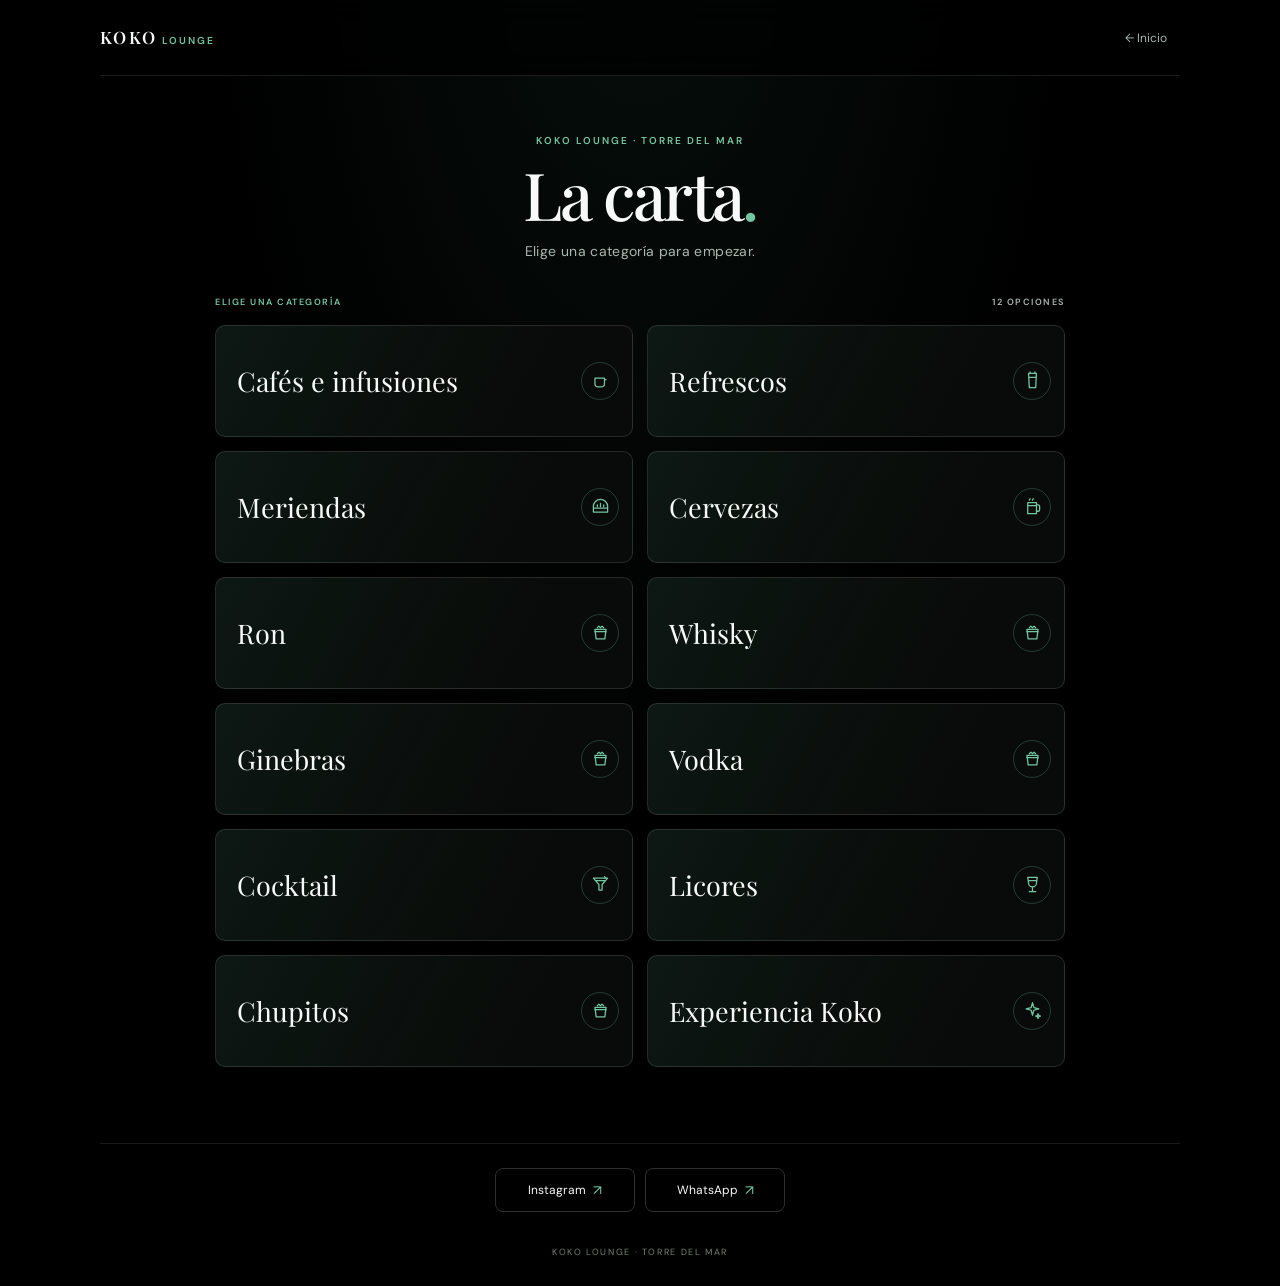
<file: menu.html>
<!doctype html>
<html lang="es">
<head>
  <meta charset="utf-8">
  <meta name="viewport" content="width=device-width, initial-scale=1">
  <meta name="theme-color" content="#000000">
  <meta name="description" content="Carta de Koko Lounge en Torre del Mar.">
  <title>Carta | Koko Lounge</title>
  <link rel="preconnect" href="https://fonts.googleapis.com">
  <link rel="preconnect" href="https://fonts.gstatic.com" crossorigin>
  <link href="https://fonts.googleapis.com/css2?family=DM+Sans:wght@400;500;600&family=Playfair+Display:wght@500;600;700&display=swap" rel="stylesheet">
  <link rel="stylesheet" href="styles.css?v=20261006-kokoalante">
</head>
<body>
  <main class="page menu-page">
    <header class="topbar"><a class="brand" href="index.html" aria-label="Volver al inicio"><span class="brand-name">KOKO<span> LOUNGE</span></span></a><a class="back-link" href="index.html">← Inicio</a></header>
    <section class="menu-hero" aria-labelledby="title">
      <p class="eyebrow">KOKO LOUNGE · TORRE DEL MAR</p>
      <h1 id="title">La carta<span>.</span></h1>
      <p class="intro">Elige una categoría para empezar.</p>
    </section>
    <div class="category-label"><span>ELIGE UNA CATEGORÍA</span><span>12 OPCIONES</span></div>
    <nav class="category-list" aria-label="Categorías de productos">
      <a class="category-button" href="cafes.html"><span class="category-name">Cafés e infusiones</span><span class="category-icon" aria-hidden="true"><svg viewBox="0 0 24 24"><path d="M5 9h12v7a4 4 0 0 1-4 4H9a4 4 0 0 1-4-4V9ZM17 11h2a2 0 0 1 0 4h-2M8 5c-1-1 1-2 0-3m4 3c-1-1 1-2 0-3"/></svg></span></a>
      <a class="category-button" href="refrescos.html"><span class="category-name">Refrescos</span><span class="category-icon" aria-hidden="true"><svg viewBox="0 0 24 24"><path d="M7 3h10l-1 18H8L7 3Z"/><path d="M7.5 8h9M9 3V1m6 2V1"/></svg></span></a>
      <a class="category-button" href="meriendas.html"><span class="category-name">Meriendas</span><span class="category-icon" aria-hidden="true"><svg viewBox="0 0 24 24"><path d="M3 12a9 9 0 0 1 18 0v7H3v-7ZM3 14h18M8 12v-2m4 2V8m4 4v-2"/></svg></span></a>
      <a class="category-button" href="cervezas.html"><span class="category-name">Cervezas</span><span class="category-icon" aria-hidden="true"><svg viewBox="0 0 24 24"><path d="M6 7h11v14H6zM17 10h2a2 2 0 0 1 2 2v4a2 2 0 0 1-2 2h-2M6 11h11M8 4c0-1 1-1 1-2m3 2c0-1 1-1 1-2"/></svg></span></a>
      <a class="category-button" href="rones.html"><span class="category-name">Ron</span><span class="category-icon" aria-hidden="true"><svg viewBox="0 0 24 24"><path d="M5 8h14l-1.5 12h-11L5 8Z"/><path d="M5 11h14M8 6l2-2 2 2 2-2 2 2"/></svg></span></a>
      <a class="category-button" href="whisky.html"><span class="category-name">Whisky</span><span class="category-icon" aria-hidden="true"><svg viewBox="0 0 24 24"><path d="M5 8h14l-1.5 12h-11L5 8Z"/><path d="M5 11h14M8 6l2-2 2 2 2-2 2 2"/></svg></span></a>
      <a class="category-button" href="ginebras.html"><span class="category-name">Ginebras</span><span class="category-icon" aria-hidden="true"><svg viewBox="0 0 24 24"><path d="M5 8h14l-1.5 12h-11L5 8Z"/><path d="M5 11h14M8 6l2-2 2 2 2-2 2 2"/></svg></span></a>
      <a class="category-button" href="vodka.html"><span class="category-name">Vodka</span><span class="category-icon" aria-hidden="true"><svg viewBox="0 0 24 24"><path d="M5 8h14l-1.5 12h-11L5 8Z"/><path d="M5 11h14M8 6l2-2 2 2 2-2 2 2"/></svg></span></a>
      <a class="category-button" href="cocktails.html"><span class="category-name">Cocktail</span><span class="category-icon" aria-hidden="true"><svg viewBox="0 0 24 24"><path d="M3 4h18l-7 8v7h-4v-7L3 4ZM6 7h12M17 2l3 3"/></svg></span></a>
      <a class="category-button" href="licores.html"><span class="category-name">Licores</span><span class="category-icon" aria-hidden="true"><svg viewBox="0 0 24 24"><path d="M6 3h12l-1 7a5 5 0 0 1-10 0L6 3ZM12 15v6m-4 0h8M8 7h8"/></svg></span></a>
      <a class="category-button" href="chupitos.html"><span class="category-name">Chupitos</span><span class="category-icon" aria-hidden="true"><svg viewBox="0 0 24 24"><path d="M5 8h14l-1.5 12h-11L5 8Z"/><path d="M5 11h14M8 6l2-2 2 2 2-2 2 2"/></svg></span></a>
      <a class="category-button" href="experiencia.html"><span class="category-name">Experiencia Koko</span><span class="category-icon" aria-hidden="true"><svg viewBox="0 0 24 24"><path d="m12 2 1.7 6.3L20 10l-6.3 1.7L12 18l-1.7-6.3L4 10l6.3-1.7L12 2ZM19 16l.8 2.2L22 19l-2.2.8L19 22l-.8-2.2L16 19l2.2-.8L19 16Z"/></svg></span></a>
    </nav>
    <footer class="menu-footer">
      <nav class="socials" aria-label="Redes sociales">
        <a class="social-link" href="https://www.instagram.com/kokolounge_/" target="_blank" rel="noopener noreferrer">Instagram <span aria-hidden="true">↗</span></a>
        <a class="social-link" href="https://wa.me/34695865423?text=Hola%2C%20quiero%20hacer%20una%20reserva%20en%20Koko%20Lounge." target="_blank" rel="noopener noreferrer" aria-label="Reservar por WhatsApp">WhatsApp <span aria-hidden="true">↗</span></a>
      </nav>
      <p class="copyright">KOKO LOUNGE · TORRE DEL MAR</p>
    </footer>
  </main>
</body>
</html>
</file>
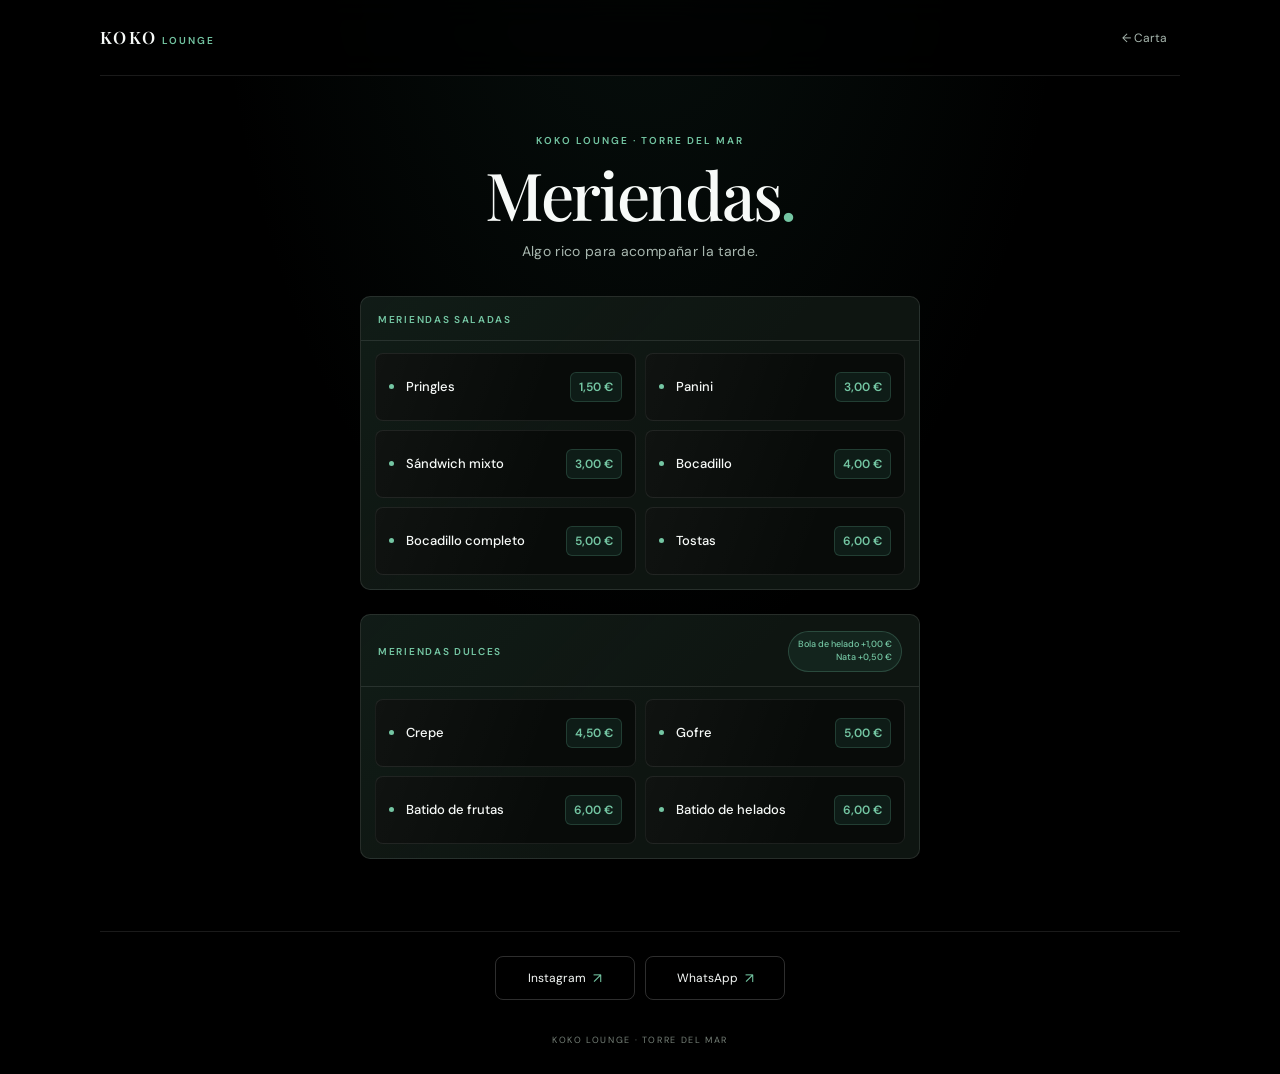
<file: meriendas.html>
<!doctype html>
<html lang="es">
<head>
  <meta charset="utf-8">
  <meta name="viewport" content="width=device-width, initial-scale=1">
  <meta name="theme-color" content="#000000">
  <meta name="description" content="Meriendas de Koko Lounge en Torre del Mar.">
  <title>Meriendas | Koko Lounge</title>
  <link rel="preconnect" href="https://fonts.googleapis.com">
  <link rel="preconnect" href="https://fonts.gstatic.com" crossorigin>
  <link href="https://fonts.googleapis.com/css2?family=DM+Sans:wght@400;500;600&family=Playfair+Display:wght@500;600;700&display=swap" rel="stylesheet">
  <link rel="stylesheet" href="styles.css?v=20261006-kokoalante">
</head>
<body>
  <main class="page menu-page">
    <header class="topbar"><a class="brand" href="index.html" aria-label="Volver al inicio"><span class="brand-name">KOKO<span> LOUNGE</span></span></a><a class="back-link" href="menu.html">← Carta</a></header>
    <section class="menu-hero" aria-labelledby="title">
      <p class="eyebrow">KOKO LOUNGE · TORRE DEL MAR</p>
      <h1 id="title">Meriendas<span>.</span></h1>
      <p class="intro">Algo rico para acompañar la tarde.</p>
    </section>
    <section class="product-list" aria-label="Meriendas dulces y saladas">
      <section class="product-group" aria-label="Meriendas saladas">
        <div class="product-group-header"><h2>Meriendas saladas</h2></div>
        <article class="product"><span>Pringles</span><span>1,50 €</span></article>
        <article class="product"><span>Panini</span><span>3,00 €</span></article>
        <article class="product"><span>Sándwich mixto</span><span>3,00 €</span></article>
        <article class="product"><span>Bocadillo</span><span>4,00 €</span></article>
        <article class="product"><span>Bocadillo completo</span><span>5,00 €</span></article>
        <article class="product"><span>Tostas</span><span>6,00 €</span></article>
      </section>
      <section class="product-group" aria-label="Meriendas dulces">
        <div class="product-group-header"><h2>Meriendas dulces</h2><span class="included-drink included-drink-multiline">Bola de helado +1,00 €<br>Nata +0,50 €</span></div>
        <article class="product"><span>Crepe</span><span>4,50 €</span></article>
        <article class="product"><span>Gofre</span><span>5,00 €</span></article>
        <article class="product"><span>Batido de frutas</span><span>6,00 €</span></article>
        <article class="product"><span>Batido de helados</span><span>6,00 €</span></article>
      </section>
    </section>
    <footer class="menu-footer">
      <nav class="socials" aria-label="Redes sociales">
        <a class="social-link" href="https://www.instagram.com/kokolounge_/" target="_blank" rel="noopener noreferrer">Instagram <span aria-hidden="true">↗</span></a>
        <a class="social-link" href="https://wa.me/34695865423?text=Hola%2C%20quiero%20hacer%20una%20reserva%20en%20Koko%20Lounge." target="_blank" rel="noopener noreferrer" aria-label="Reservar por WhatsApp">WhatsApp <span aria-hidden="true">↗</span></a>
      </nav>
      <p class="copyright">KOKO LOUNGE · TORRE DEL MAR</p>
    </footer>
  </main>
</body>
</html>
</file>
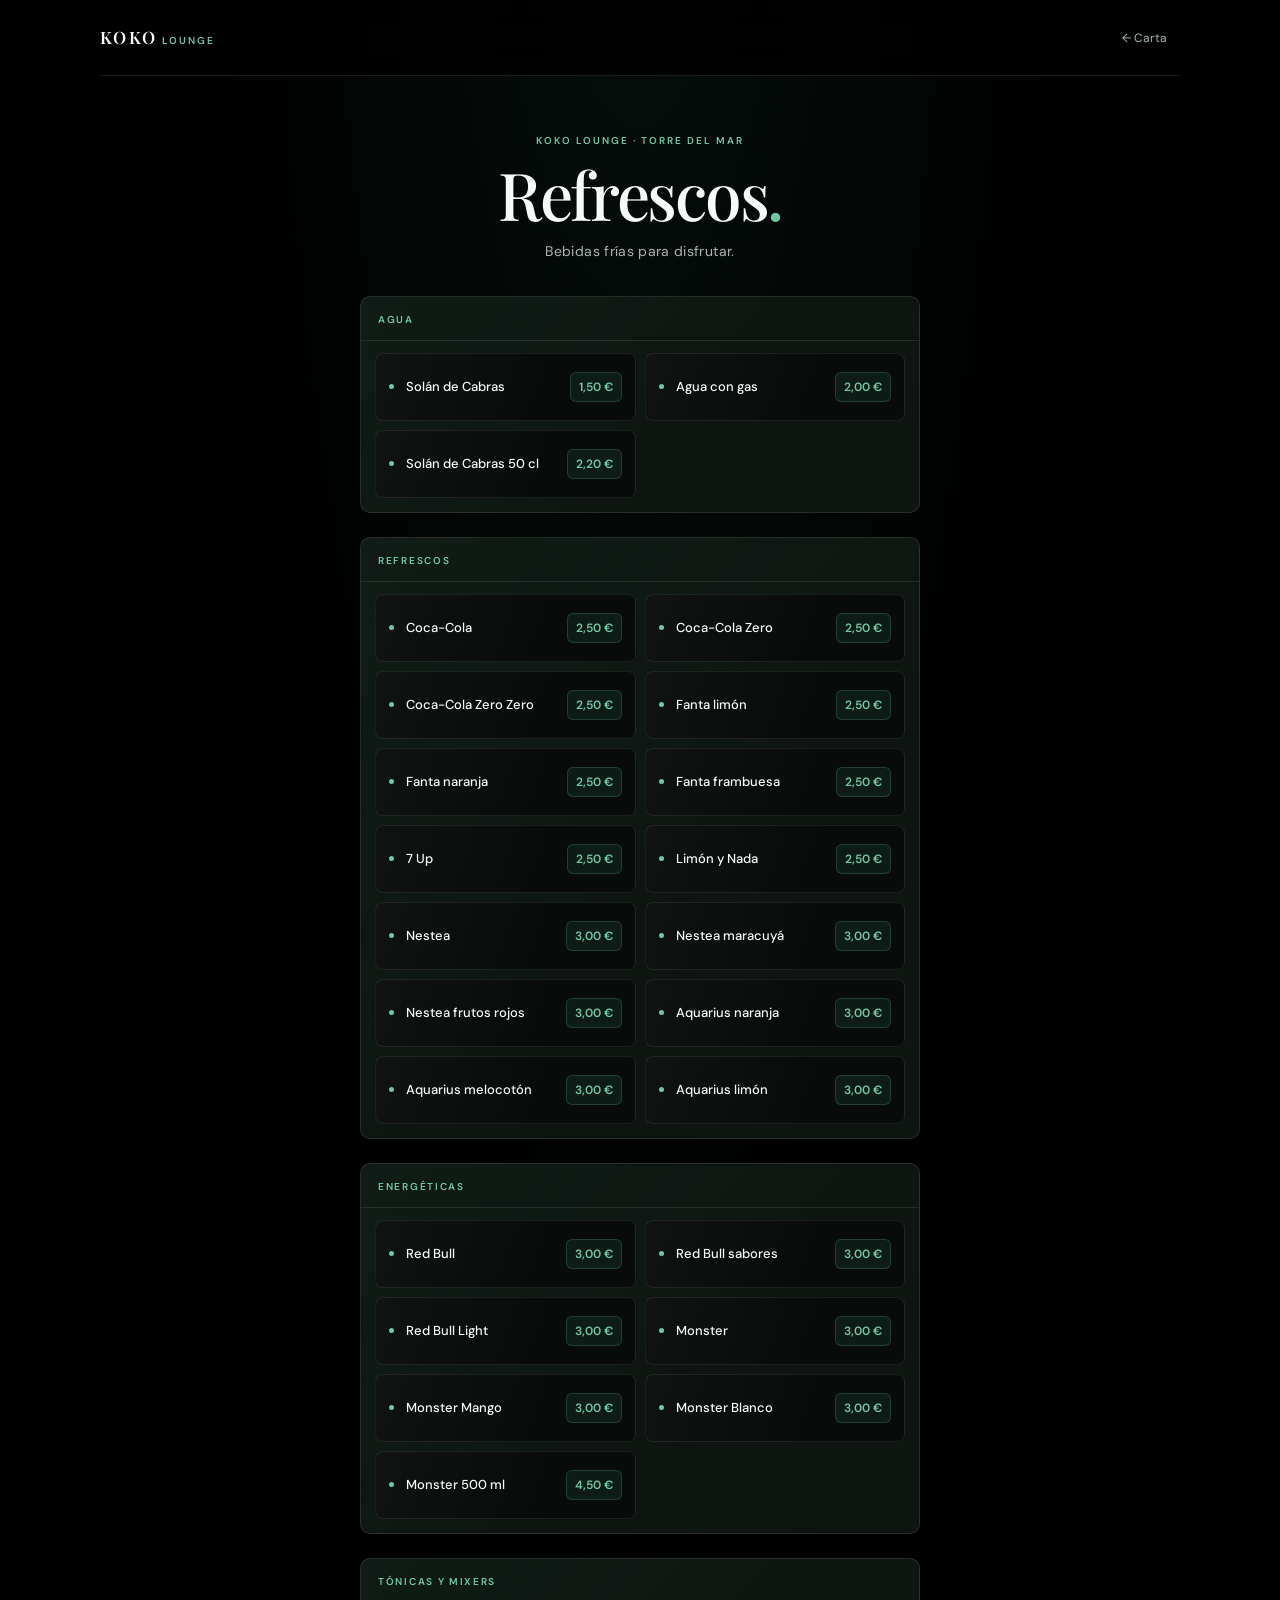
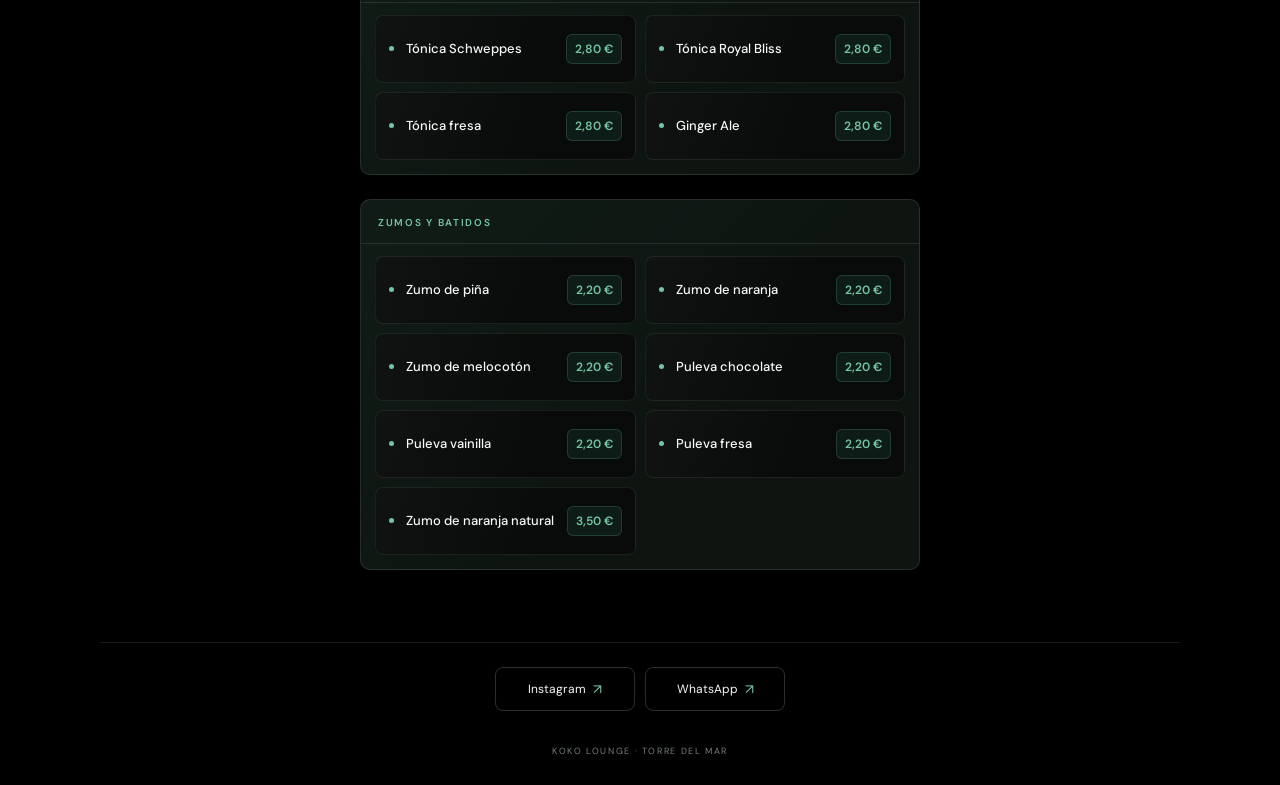
<file: refrescos.html>
<!doctype html>
<html lang="es">
<head>
  <meta charset="utf-8">
  <meta name="viewport" content="width=device-width, initial-scale=1">
  <meta name="theme-color" content="#000000">
  <meta name="description" content="Refrescos de Koko Lounge en Torre del Mar.">
  <title>Refrescos | Koko Lounge</title>
  <link rel="preconnect" href="https://fonts.googleapis.com">
  <link rel="preconnect" href="https://fonts.gstatic.com" crossorigin>
  <link href="https://fonts.googleapis.com/css2?family=DM+Sans:wght@400;500;600&family=Playfair+Display:wght@500;600;700&display=swap" rel="stylesheet">
  <link rel="stylesheet" href="styles.css?v=20261006-kokoalante">
</head>
<body>
  <main class="page menu-page">
    <header class="topbar"><a class="brand" href="index.html" aria-label="Volver al inicio"><span class="brand-name">KOKO<span> LOUNGE</span></span></a><a class="back-link" href="menu.html">← Carta</a></header>
    <section class="menu-hero" aria-labelledby="title">
      <p class="eyebrow">KOKO LOUNGE · TORRE DEL MAR</p>
      <h1 id="title">Refrescos<span>.</span></h1>
      <p class="intro">Bebidas frías para disfrutar.</p>
    </section>
    <section class="product-list" aria-label="Productos y precios">
      <section class="product-group" aria-labelledby="water-heading">
        <div class="product-group-header"><h2 id="water-heading">Agua</h2></div>
        <article class="product"><span>Solán de Cabras</span><span>1,50 €</span></article>
        <article class="product"><span>Agua con gas</span><span>2,00 €</span></article>
        <article class="product"><span>Solán de Cabras 50 cl</span><span>2,20 €</span></article>
      </section>
      <section class="product-group" aria-labelledby="sodas-heading">
        <div class="product-group-header"><h2 id="sodas-heading">Refrescos</h2></div>
        <article class="product"><span>Coca-Cola</span><span>2,50 €</span></article>
        <article class="product"><span>Coca-Cola Zero</span><span>2,50 €</span></article>
        <article class="product"><span>Coca-Cola Zero Zero</span><span>2,50 €</span></article>
        <article class="product"><span>Fanta limón</span><span>2,50 €</span></article>
        <article class="product"><span>Fanta naranja</span><span>2,50 €</span></article>
        <article class="product"><span>Fanta frambuesa</span><span>2,50 €</span></article>
        <article class="product"><span>7 Up</span><span>2,50 €</span></article>
        <article class="product"><span>Limón y Nada</span><span>2,50 €</span></article>
        <article class="product"><span>Nestea</span><span>3,00 €</span></article>
        <article class="product"><span>Nestea maracuyá</span><span>3,00 €</span></article>
        <article class="product"><span>Nestea frutos rojos</span><span>3,00 €</span></article>
        <article class="product"><span>Aquarius naranja</span><span>3,00 €</span></article>
        <article class="product"><span>Aquarius melocotón</span><span>3,00 €</span></article>
        <article class="product"><span>Aquarius limón</span><span>3,00 €</span></article>
      </section>
      <section class="product-group" aria-labelledby="energy-heading">
        <div class="product-group-header"><h2 id="energy-heading">Energéticas</h2></div>
        <article class="product"><span>Red Bull</span><span>3,00 €</span></article>
        <article class="product"><span>Red Bull sabores</span><span>3,00 €</span></article>
        <article class="product"><span>Red Bull Light</span><span>3,00 €</span></article>
        <article class="product"><span>Monster</span><span>3,00 €</span></article>
        <article class="product"><span>Monster Mango</span><span>3,00 €</span></article>
        <article class="product"><span>Monster Blanco</span><span>3,00 €</span></article>
        <article class="product"><span>Monster 500 ml</span><span>4,50 €</span></article>
      </section>
      <section class="product-group" aria-labelledby="mixers-heading">
        <div class="product-group-header"><h2 id="mixers-heading">Tónicas y mixers</h2></div>
        <article class="product"><span>Tónica Schweppes</span><span>2,80 €</span></article>
        <article class="product"><span>Tónica Royal Bliss</span><span>2,80 €</span></article>
        <article class="product"><span>Tónica fresa</span><span>2,80 €</span></article>
        <article class="product"><span>Ginger Ale</span><span>2,80 €</span></article>
      </section>
      <section class="product-group" aria-labelledby="juice-heading">
        <div class="product-group-header"><h2 id="juice-heading">Zumos y batidos</h2></div>
        <article class="product"><span>Zumo de piña</span><span>2,20 €</span></article>
        <article class="product"><span>Zumo de naranja</span><span>2,20 €</span></article>
        <article class="product"><span>Zumo de melocotón</span><span>2,20 €</span></article>
        <article class="product"><span>Puleva chocolate</span><span>2,20 €</span></article>
        <article class="product"><span>Puleva vainilla</span><span>2,20 €</span></article>
        <article class="product"><span>Puleva fresa</span><span>2,20 €</span></article>
        <article class="product"><span>Zumo de naranja natural</span><span>3,50 €</span></article>
      </section>
    </section>
    <footer class="menu-footer">
      <nav class="socials" aria-label="Redes sociales">
        <a class="social-link" href="https://www.instagram.com/kokolounge_/" target="_blank" rel="noopener noreferrer">Instagram <span aria-hidden="true">↗</span></a>
        <a class="social-link" href="https://wa.me/34695865423?text=Hola%2C%20quiero%20hacer%20una%20reserva%20en%20Koko%20Lounge." target="_blank" rel="noopener noreferrer" aria-label="Reservar por WhatsApp">WhatsApp <span aria-hidden="true">↗</span></a>
      </nav>
      <p class="copyright">KOKO LOUNGE · TORRE DEL MAR</p>
    </footer>
  </main>
</body>
</html>
</file>
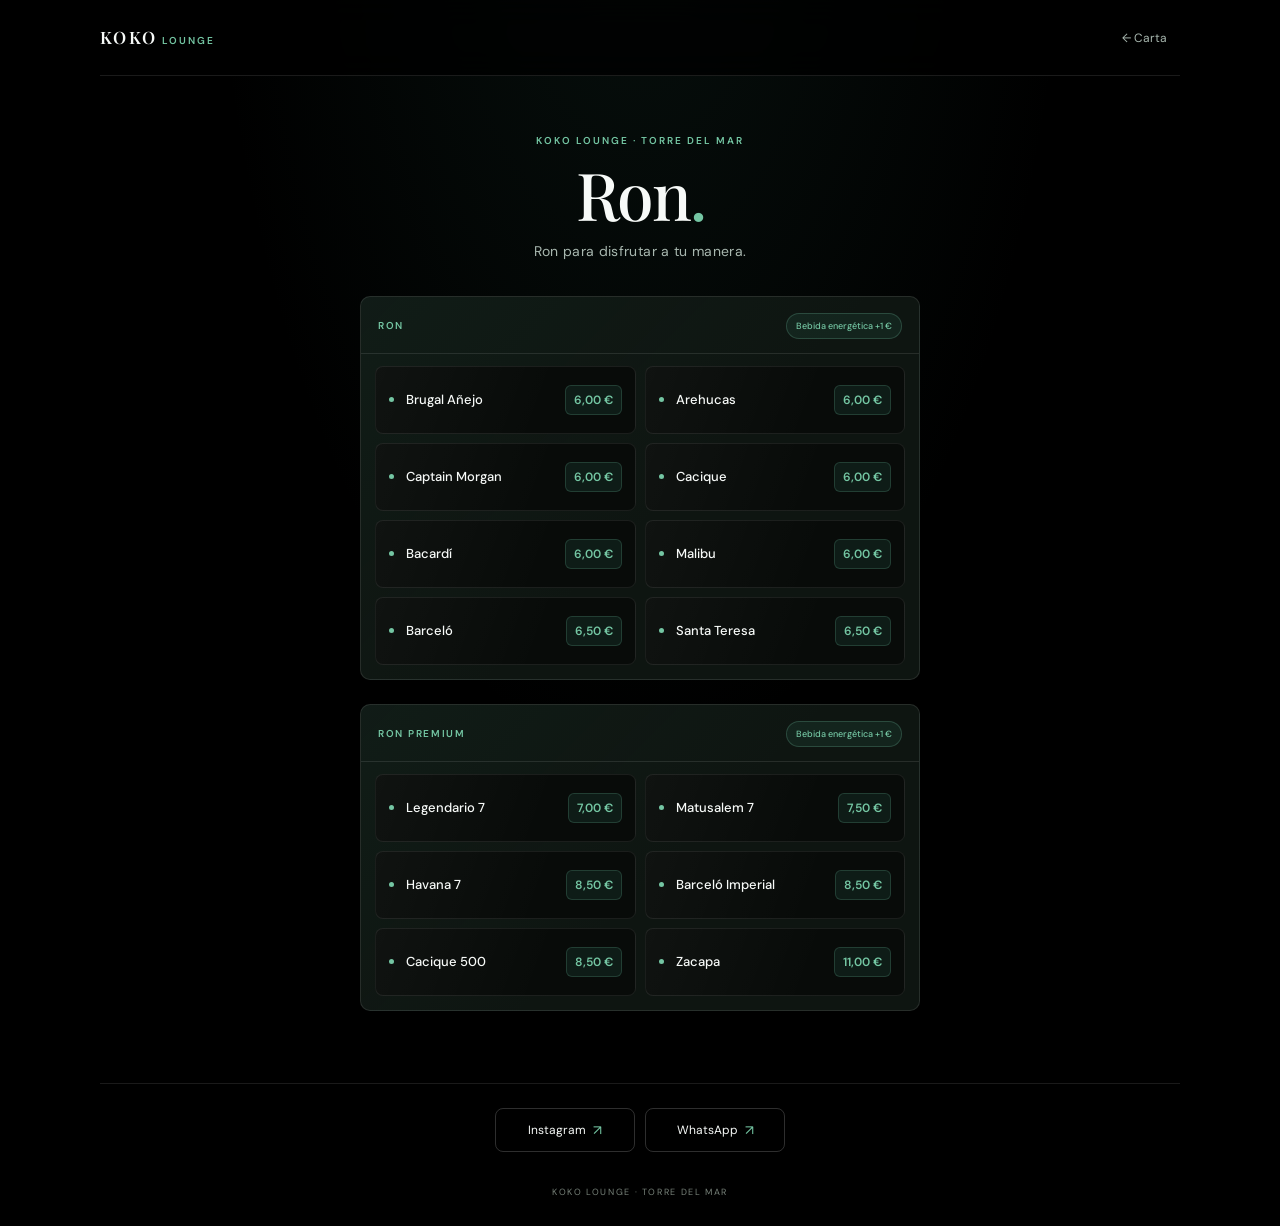
<file: rones.html>
<!doctype html>
<html lang="es">
<head>
  <meta charset="utf-8">
  <meta name="viewport" content="width=device-width, initial-scale=1">
  <meta name="theme-color" content="#000000">
  <meta name="description" content="Ron de Koko Lounge en Torre del Mar.">
  <title>Ron | Koko Lounge</title>
  <link rel="preconnect" href="https://fonts.googleapis.com">
  <link rel="preconnect" href="https://fonts.gstatic.com" crossorigin>
  <link href="https://fonts.googleapis.com/css2?family=DM+Sans:wght@400;500;600&family=Playfair+Display:wght@500;600;700&display=swap" rel="stylesheet">
  <link rel="stylesheet" href="styles.css?v=20261006-kokoalante">
</head>
<body>
  <main class="page menu-page">
    <header class="topbar"><a class="brand" href="index.html" aria-label="Volver al inicio"><span class="brand-name">KOKO<span> LOUNGE</span></span></a><a class="back-link" href="menu.html">← Carta</a></header>
    <section class="menu-hero" aria-labelledby="title">
      <p class="eyebrow">KOKO LOUNGE · TORRE DEL MAR</p>
      <h1 id="title">Ron<span>.</span></h1>
      <p class="intro">Ron para disfrutar a tu manera.</p>
    </section>
    <section class="product-list" aria-label="Ron y precios">
      <section class="product-group" aria-label="Ron">
        <div class="product-group-header"><h2>Ron</h2> <span class="included-drink">Bebida energética +1 €</span></div>
        <article class="product"><span>Brugal Añejo</span><span>6,00 €</span></article>
        <article class="product"><span>Arehucas</span><span>6,00 €</span></article>
        <article class="product"><span>Captain Morgan</span><span>6,00 €</span></article>
        <article class="product"><span>Cacique</span><span>6,00 €</span></article>
        <article class="product"><span>Bacardí</span><span>6,00 €</span></article>
        <article class="product"><span>Malibu</span><span>6,00 €</span></article>
        <article class="product"><span>Barceló</span><span>6,50 €</span></article>
        <article class="product"><span>Santa Teresa</span><span>6,50 €</span></article>
      </section>
      <section class="product-group" aria-label="Ron Premium">
        <div class="product-group-header"><h2>Ron Premium</h2> <span class="included-drink">Bebida energética +1 €</span></div>
        <article class="product"><span>Legendario 7</span><span>7,00 €</span></article>
        <article class="product"><span>Matusalem 7</span><span>7,50 €</span></article>
        <article class="product"><span>Havana 7</span><span>8,50 €</span></article>
        <article class="product"><span>Barceló Imperial</span><span>8,50 €</span></article>
        <article class="product"><span>Cacique 500</span><span>8,50 €</span></article>
        <article class="product"><span>Zacapa</span><span>11,00 €</span></article>
      </section>
    </section>
    <footer class="menu-footer">
      <nav class="socials" aria-label="Redes sociales">
        <a class="social-link" href="https://www.instagram.com/kokolounge_/" target="_blank" rel="noopener noreferrer">Instagram <span aria-hidden="true">↗</span></a>
        <a class="social-link" href="https://wa.me/34695865423?text=Hola%2C%20quiero%20hacer%20una%20reserva%20en%20Koko%20Lounge." target="_blank" rel="noopener noreferrer" aria-label="Reservar por WhatsApp">WhatsApp <span aria-hidden="true">↗</span></a>
      </nav>
      <p class="copyright">KOKO LOUNGE · TORRE DEL MAR</p>
    </footer>
  </main>
</body>
</html>
</file>
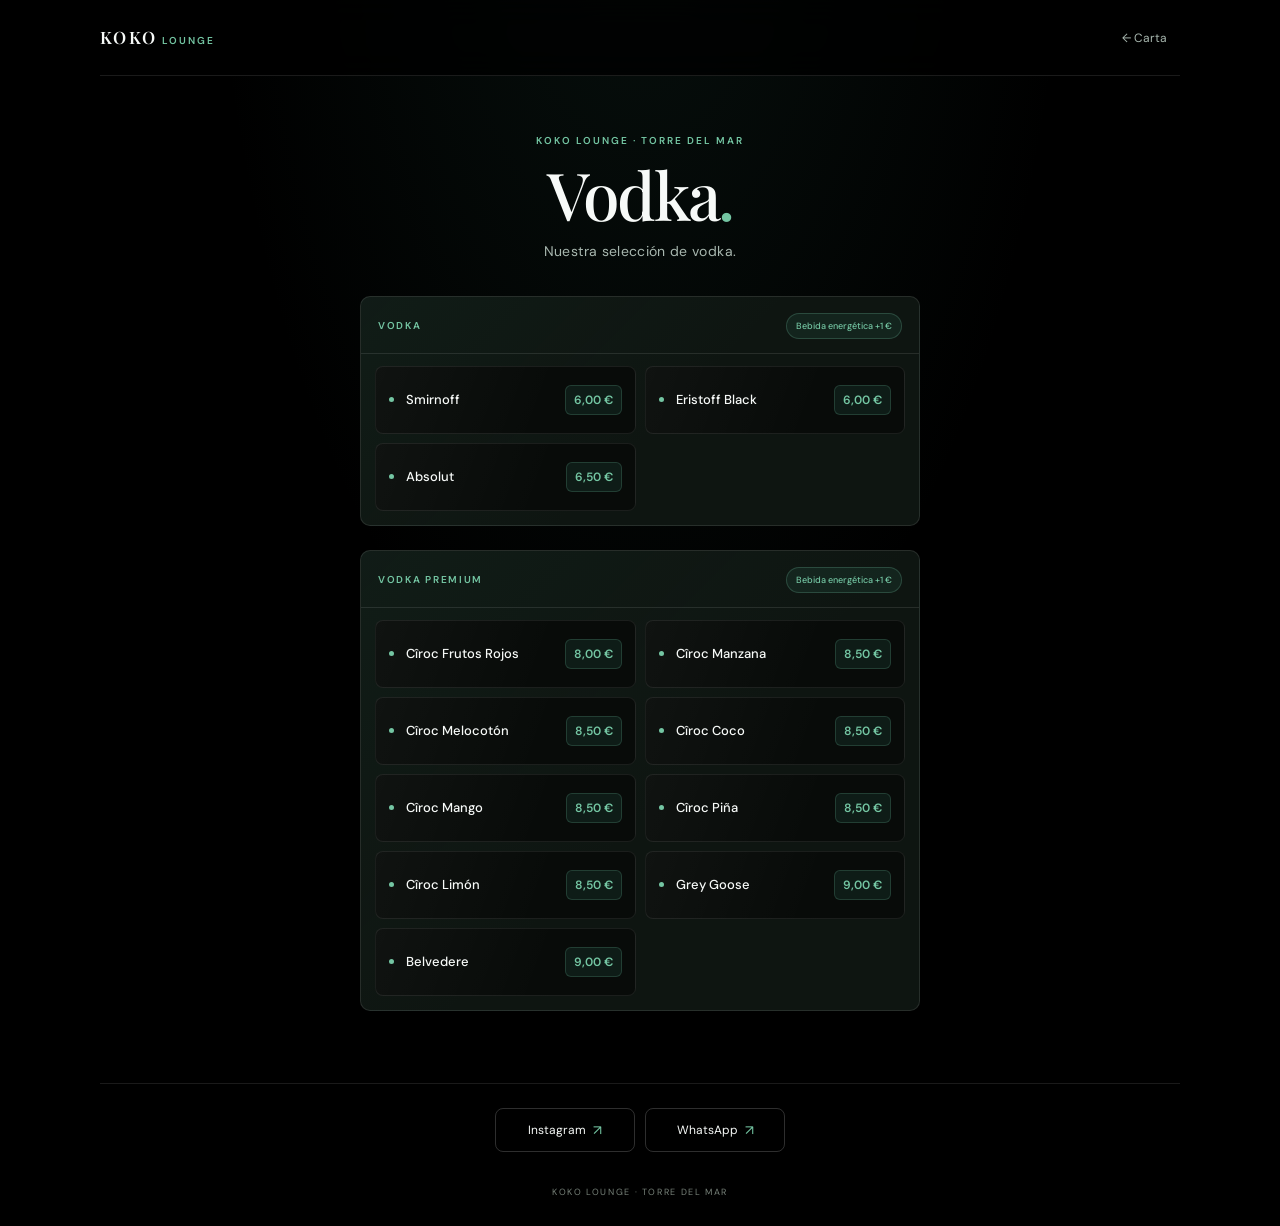
<file: vodka.html>
<!doctype html>
<html lang="es">
<head>
  <meta charset="utf-8">
  <meta name="viewport" content="width=device-width, initial-scale=1">
  <meta name="theme-color" content="#000000">
  <meta name="description" content="Vodka de Koko Lounge en Torre del Mar.">
  <title>Vodka | Koko Lounge</title>
  <link rel="preconnect" href="https://fonts.googleapis.com">
  <link rel="preconnect" href="https://fonts.gstatic.com" crossorigin>
  <link href="https://fonts.googleapis.com/css2?family=DM+Sans:wght@400;500;600&family=Playfair+Display:wght@500;600;700&display=swap" rel="stylesheet">
  <link rel="stylesheet" href="styles.css?v=20261006-kokoalante">
</head>
<body>
  <main class="page menu-page">
    <header class="topbar"><a class="brand" href="index.html" aria-label="Volver al inicio"><span class="brand-name">KOKO<span> LOUNGE</span></span></a><a class="back-link" href="menu.html">← Carta</a></header>
    <section class="menu-hero" aria-labelledby="title">
      <p class="eyebrow">KOKO LOUNGE · TORRE DEL MAR</p>
      <h1 id="title">Vodka<span>.</span></h1>
      <p class="intro">Nuestra selección de vodka.</p>
    </section>
    <section class="product-list" aria-label="Vodka y precios">
      <section class="product-group" aria-label="Vodka">
        <div class="product-group-header"><h2>Vodka</h2> <span class="included-drink">Bebida energética +1 €</span></div>
        <article class="product"><span>Smirnoff</span><span>6,00 €</span></article>
        <article class="product"><span>Eristoff Black</span><span>6,00 €</span></article>
        <article class="product"><span>Absolut</span><span>6,50 €</span></article>
      </section>
      <section class="product-group" aria-label="Vodka Premium">
        <div class="product-group-header"><h2>Vodka Premium</h2> <span class="included-drink">Bebida energética +1 €</span></div>
        <article class="product"><span>Cîroc Frutos Rojos</span><span>8,00 €</span></article>
        <article class="product"><span>Cîroc Manzana</span><span>8,50 €</span></article>
        <article class="product"><span>Cîroc Melocotón</span><span>8,50 €</span></article>
        <article class="product"><span>Cîroc Coco</span><span>8,50 €</span></article>
        <article class="product"><span>Cîroc Mango</span><span>8,50 €</span></article>
        <article class="product"><span>Cîroc Piña</span><span>8,50 €</span></article>
        <article class="product"><span>Cîroc Limón</span><span>8,50 €</span></article>
        <article class="product"><span>Grey Goose</span><span>9,00 €</span></article>
        <article class="product"><span>Belvedere</span><span>9,00 €</span></article>
      </section>
    </section>
    <footer class="menu-footer">
      <nav class="socials" aria-label="Redes sociales">
        <a class="social-link" href="https://www.instagram.com/kokolounge_/" target="_blank" rel="noopener noreferrer">Instagram <span aria-hidden="true">↗</span></a>
        <a class="social-link" href="https://wa.me/34695865423?text=Hola%2C%20quiero%20hacer%20una%20reserva%20en%20Koko%20Lounge." target="_blank" rel="noopener noreferrer" aria-label="Reservar por WhatsApp">WhatsApp <span aria-hidden="true">↗</span></a>
      </nav>
      <p class="copyright">KOKO LOUNGE · TORRE DEL MAR</p>
    </footer>
  </main>
</body>
</html>
</file>
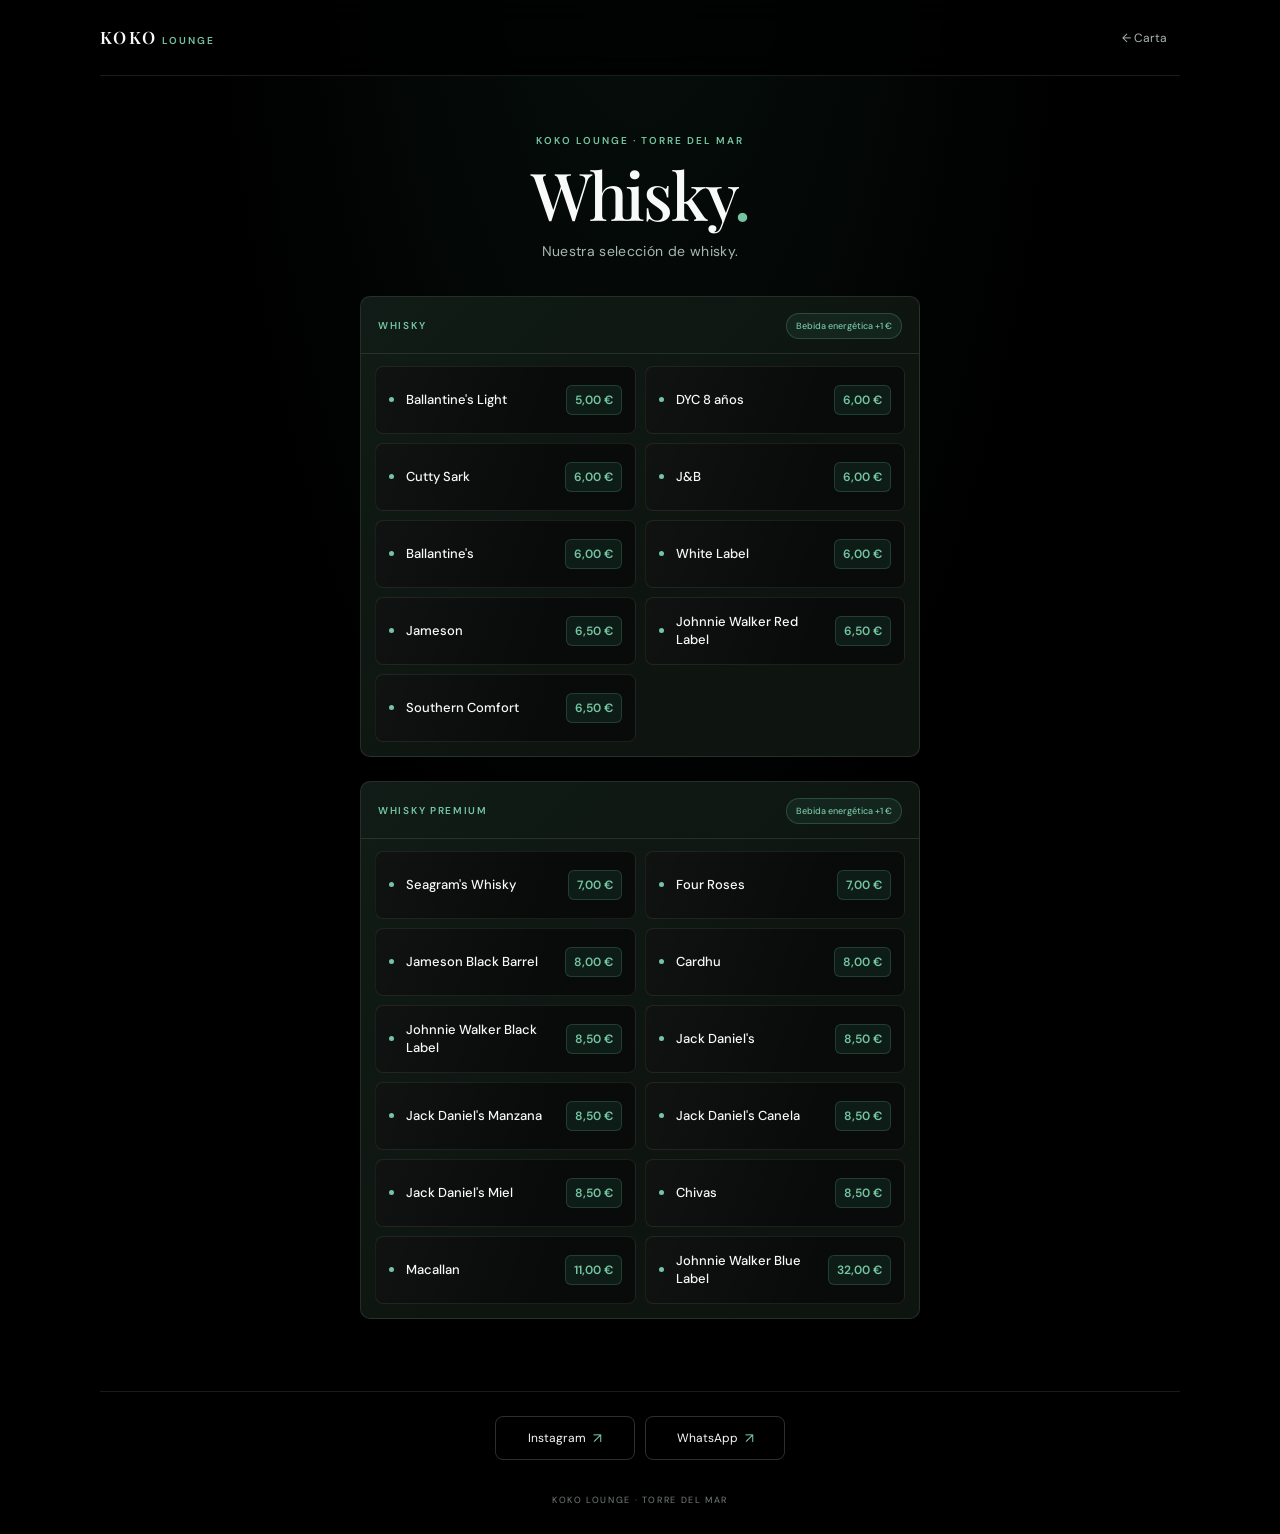
<file: whisky.html>
<!doctype html>
<html lang="es">
<head>
  <meta charset="utf-8">
  <meta name="viewport" content="width=device-width, initial-scale=1">
  <meta name="theme-color" content="#000000">
  <meta name="description" content="Whisky de Koko Lounge en Torre del Mar.">
  <title>Whisky | Koko Lounge</title>
  <link rel="preconnect" href="https://fonts.googleapis.com">
  <link rel="preconnect" href="https://fonts.gstatic.com" crossorigin>
  <link href="https://fonts.googleapis.com/css2?family=DM+Sans:wght@400;500;600&family=Playfair+Display:wght@500;600;700&display=swap" rel="stylesheet">
  <link rel="stylesheet" href="styles.css?v=20261006-kokoalante">
</head>
<body>
  <main class="page menu-page">
    <header class="topbar"><a class="brand" href="index.html" aria-label="Volver al inicio"><span class="brand-name">KOKO<span> LOUNGE</span></span></a><a class="back-link" href="menu.html">← Carta</a></header>
    <section class="menu-hero" aria-labelledby="title">
      <p class="eyebrow">KOKO LOUNGE · TORRE DEL MAR</p>
      <h1 id="title">Whisky<span>.</span></h1>
      <p class="intro">Nuestra selección de whisky.</p>
    </section>
    <section class="product-list" aria-label="Whisky y precios">
      <section class="product-group" aria-label="Whisky">
        <div class="product-group-header"><h2>Whisky</h2> <span class="included-drink">Bebida energética +1 €</span></div>
        <article class="product"><span>Ballantine's Light</span><span>5,00 €</span></article>
        <article class="product"><span>DYC 8 años</span><span>6,00 €</span></article>
        <article class="product"><span>Cutty Sark</span><span>6,00 €</span></article>
        <article class="product"><span>J&amp;B</span><span>6,00 €</span></article>
        <article class="product"><span>Ballantine's</span><span>6,00 €</span></article>
        <article class="product"><span>White Label</span><span>6,00 €</span></article>
        <article class="product"><span>Jameson</span><span>6,50 €</span></article>
        <article class="product"><span>Johnnie Walker Red Label</span><span>6,50 €</span></article>
        <article class="product"><span>Southern Comfort</span><span>6,50 €</span></article>
      </section>
      <section class="product-group" aria-label="Whisky Premium">
        <div class="product-group-header"><h2>Whisky Premium</h2> <span class="included-drink">Bebida energética +1 €</span></div>
        <article class="product"><span>Seagram's Whisky</span><span>7,00 €</span></article>
        <article class="product"><span>Four Roses</span><span>7,00 €</span></article>
        <article class="product"><span>Jameson Black Barrel</span><span>8,00 €</span></article>
        <article class="product"><span>Cardhu</span><span>8,00 €</span></article>
        <article class="product"><span>Johnnie Walker Black Label</span><span>8,50 €</span></article>
        <article class="product"><span>Jack Daniel's</span><span>8,50 €</span></article>
        <article class="product"><span>Jack Daniel's Manzana</span><span>8,50 €</span></article>
        <article class="product"><span>Jack Daniel's Canela</span><span>8,50 €</span></article>
        <article class="product"><span>Jack Daniel's Miel</span><span>8,50 €</span></article>
        <article class="product"><span>Chivas</span><span>8,50 €</span></article>
        <article class="product"><span>Macallan</span><span>11,00 €</span></article>
        <article class="product"><span>Johnnie Walker Blue Label</span><span>32,00 €</span></article>
      </section>
    </section>
    <footer class="menu-footer">
      <nav class="socials" aria-label="Redes sociales">
        <a class="social-link" href="https://www.instagram.com/kokolounge_/" target="_blank" rel="noopener noreferrer">Instagram <span aria-hidden="true">↗</span></a>
        <a class="social-link" href="https://wa.me/34695865423?text=Hola%2C%20quiero%20hacer%20una%20reserva%20en%20Koko%20Lounge." target="_blank" rel="noopener noreferrer" aria-label="Reservar por WhatsApp">WhatsApp <span aria-hidden="true">↗</span></a>
      </nav>
      <p class="copyright">KOKO LOUNGE · TORRE DEL MAR</p>
    </footer>
  </main>
</body>
</html>
</file>
<file: styles.css>
:root {
  color-scheme: dark;
  --ink: #f7faf8;
  --muted: #a8b7af;
  --brand: #2f6b59;
  --brand-light: #74c6a3;
  --page: #000000;
  --surface: #0e1511;
  --rule: rgb(255 255 255 / 10%);
  --content-width: 1080px;
}

* { box-sizing: border-box; }

html {
  min-width: 0;
  scroll-behavior: smooth;
  overflow-x: clip;
  background: var(--page);
}

body {
  min-height: 100vh;
  margin: 0;
  overflow-x: clip;
  background: radial-gradient(ellipse at 50% -18%, rgb(47 107 89 / 16%), transparent 48%), var(--page);
  color: var(--ink);
  font-family: "DM Sans", sans-serif;
  -webkit-font-smoothing: antialiased;
}

a { color: inherit; }

a:focus-visible {
  outline: 2px solid var(--brand-light);
  outline-offset: 4px;
}

.page {
  width: min(100% - 48px, var(--content-width));
  min-height: 100vh;
  margin-inline: auto;
}

.home-page {
  position: relative;
  isolation: isolate;
}

.smoke-layer {
  position: fixed;
  z-index: -1;
  inset: 0;
  width: auto;
  height: 100vh;
  height: 100svh;
  overflow: hidden;
  opacity: 0;
  pointer-events: none;
  animation: smoke-appear 1.2s ease-out forwards;
}

.smoke-plume {
  fill: none;
  stroke: url(#smoke-fade);
  stroke-linecap: round;
  stroke-width: 48px;
  opacity: 0;
  transform-box: fill-box;
  transform-origin: center;
  animation: smoke-rise 17s ease-in-out infinite;
}

.smoke-plume path:nth-child(2) { stroke-width: 36px; }
.smoke-plume path:nth-child(3) { stroke-width: 25px; }
.smoke-plume-two { animation-delay: -8.5s; opacity: .75; }
.smoke-plume-wide { animation-delay: -4s; opacity: .68; }

@keyframes smoke-appear {
  to { opacity: 1; }
}

@keyframes smoke-rise {
  0% { opacity: 0; transform: translate3d(0, 20px, 0) scale(.98); }
  16% { opacity: .9; }
  58% { opacity: .62; transform: translate3d(0, -16px, 0) scale(1.02); }
  100% { opacity: 0; transform: translate3d(12px, -44px, 0) scale(1.06); }
}

.topbar {
  display: flex;
  min-height: 76px;
  align-items: center;
  justify-content: space-between;
  border-bottom: 1px solid var(--rule);
}

.brand {
  color: var(--ink);
  text-decoration: none;
}

.brand-name {
  font-family: "Playfair Display", Georgia, serif;
  font-size: 17px;
  font-weight: 600;
  letter-spacing: .14em;
}

.brand-name span {
  color: var(--brand-light);
  font-family: "DM Sans", sans-serif;
  font-size: 10px;
  letter-spacing: .2em;
}

.location,
.eyebrow {
  color: var(--brand-light);
  font-size: 10px;
  font-weight: 600;
  letter-spacing: .2em;
}

.location { color: var(--muted); }

.hero,
.menu-hero { text-align: center; }

.home-hero {
  display: grid;
  min-height: min(690px, calc(100svh - 76px));
  grid-template-columns: 1fr 1fr;
  align-items: center;
  gap: clamp(40px, 7vw, 96px);
  padding: 64px clamp(24px, 6vw, 76px);
  text-align: left;
  border-bottom: 1px solid var(--rule);
}

.hero-media {
  position: relative;
  display: grid;
  min-height: 420px;
  place-items: center;
  isolation: isolate;
}

.hero-orbit {
  position: absolute;
  z-index: 1;
  width: min(390px, 38vw);
  aspect-ratio: 1;
  border: 1px solid rgb(116 198 163 / 24%);
  border-radius: 50%;
}

.hero-orbit::before,
.hero-orbit::after {
  position: absolute;
  content: "";
  border: 1px solid rgb(116 198 163 / 10%);
  border-radius: 50%;
  inset: 12px;
}

.hero-orbit::after { inset: 25px; }

.hero-copy { max-width: 470px; }

.hero-copy .eyebrow {
  display: flex;
  align-items: center;
  gap: 10px;
  white-space: nowrap;
}

.eyebrow-mark {
  width: 30px;
  height: 2px;
  background: var(--brand-light);
}

.hero-copy .eyebrow::after {
  width: 30px;
  height: 2px;
  flex: 0 0 auto;
  background: var(--brand-light);
  content: "";
}

.hero-logo {
  position: relative;
  z-index: 2;
  display: block;
  width: min(290px, 30vw);
  height: min(290px, 30vw);
  margin: 0;
  object-fit: cover;
  object-position: center;
  border: 1px solid rgb(116 198 163 / 28%);
  border-radius: 50%;
  clip-path: circle(50%);
  box-shadow: 0 0 0 5px rgb(116 198 163 / 8%), 0 0 0 6px rgb(116 198 163 / 24%), 0 18px 52px rgb(0 0 0 / 65%);
}

@keyframes page-smoke {
  0% { opacity: 0; transform: translate3d(0, 20px, 0) scale(.96); }
  18% { opacity: .82; }
  62% { opacity: .5; transform: translate3d(0, -10px, 0) scale(1.02); }
  100% { opacity: 0; transform: translate3d(0, -28px, 0) scale(1.06); }
}

.eyebrow { margin: 0; }

h1 {
  margin: 15px 0 12px;
  font-family: "Playfair Display", Georgia, serif;
  font-size: clamp(48px, 10vw, 72px);
  font-weight: 500;
  line-height: 1.06;
  letter-spacing: -.035em;
}

h1 span { color: var(--brand-light); }

.home-title {
  max-width: 470px;
  margin: 22px 0 16px;
  font-size: clamp(50px, 6.4vw, 76px);
  letter-spacing: -.025em;
  line-height: 1.02;
}

.intro {
  margin: 0;
  color: var(--muted);
  font-size: 14px;
  letter-spacing: .025em;
}

.main-button {
  display: inline-flex;
  min-width: 208px;
  align-items: center;
  justify-content: space-between;
  gap: 32px;
  margin-top: 34px;
  padding: 16px 20px;
  border: 1px solid var(--brand-light);
  border-radius: 8px;
  background: var(--brand);
  color: var(--ink);
  font-size: 13px;
  font-weight: 600;
  letter-spacing: .08em;
  text-decoration: none;
  transition: background .2s ease, transform .2s ease;
}

.main-button span,
.category-button span:last-child,
.social-link span { color: var(--brand-light); }

.main-button span { font-size: 18px; transition: transform .2s ease; }
.main-button:hover { background: #397a64; transform: translateY(-2px); }
.main-button:hover span { transform: translateX(3px); }

.hero-note {
  margin: 28px 0 0;
  padding-top: 16px;
  border-top: 1px solid var(--rule);
  color: #77837c;
  font-size: 9px;
  letter-spacing: .2em;
}

.home-footer,
.menu-footer {
  padding: 24px 0 28px;
  border-top: 1px solid var(--rule);
  text-align: center;
}

.footer-copy {
  margin: 0 0 18px;
  color: var(--muted);
  font-size: 13px;
}

.socials {
  display: flex;
  justify-content: center;
  gap: 10px;
}

.social-link {
  display: inline-flex;
  min-width: 140px;
  align-items: center;
  justify-content: center;
  gap: 7px;
  padding: 12px 16px;
  border: 1px solid rgb(255 255 255 / 18%);
  border-radius: 8px;
  color: var(--ink);
  font-size: 12px;
  text-decoration: none;
  transition: border-color .2s ease, background .2s ease;
}

a.social-link:hover { border-color: var(--brand-light); background: rgb(47 107 89 / 18%); }
.social-link span { font-size: 14px; }

.copyright {
  margin: 34px 0 0;
  color: #768078;
  font-size: 9px;
  letter-spacing: .18em;
}

.back-link {
  color: var(--muted);
  font-size: 12px;
  text-decoration: none;
}

.back-link:hover { color: var(--brand-light); }

.menu-hero { padding: 58px 8px 36px; }
.menu-hero h1 { margin-top: 13px; font-size: clamp(46px, 10vw, 66px); }

.category-list {
  display: grid;
  grid-template-columns: repeat(2, minmax(0, 1fr));
  max-width: 850px;
  gap: 14px;
  margin: 0 auto;
  padding: 4px 0 76px;
}

.category-label {
  display: flex;
  max-width: 850px;
  justify-content: space-between;
  margin: 0 auto 13px;
  color: var(--muted);
  font-size: 9px;
  font-weight: 600;
  letter-spacing: .17em;
}

.category-label span:first-child { color: var(--brand-light); }

.category-button {
  display: grid;
  min-height: 112px;
  grid-template-columns: 1fr 30px;
  align-items: center;
  gap: 14px;
  padding: 20px 21px;
  border: 1px solid rgb(255 255 255 / 12%);
  border-radius: 10px;
  background: linear-gradient(120deg, rgb(47 107 89 / 13%), transparent 72%), #080b09;
  color: var(--ink);
  text-decoration: none;
  transition: border-color .2s ease, transform .2s ease, background .2s ease, box-shadow .2s ease;
}

.category-number { color: var(--brand-light); font-size: 10px; font-variant-numeric: tabular-nums; letter-spacing: .1em; }
.category-icon { display: grid; width: 38px; height: 38px; place-items: center; border: 1px solid rgb(116 198 163 / 26%); border-radius: 50%; color: var(--brand-light); transition: background .2s ease, transform .2s ease; }
.category-icon svg { width: 19px; height: 19px; fill: none; stroke: currentColor; stroke-linecap: round; stroke-linejoin: round; stroke-width: 1.6; }
.category-name { font-family: "Playfair Display", Georgia, serif; font-size: clamp(20px, 2.6vw, 27px); }
.category-arrow { display: grid; width: 38px; height: 38px; place-items: center; border: 1px solid rgb(116 198 163 / 26%); border-radius: 50%; color: var(--brand-light); font-size: 16px; transition: background .2s ease, transform .2s ease; }
.category-button:hover { transform: translateY(-2px); border-color: rgb(116 198 163 / 55%); background: linear-gradient(120deg, rgb(47 107 89 / 23%), transparent 78%), #0b100d; box-shadow: 0 12px 28px rgb(0 0 0 / 28%); }
.category-button:hover .category-icon { transform: scale(1.05); background: rgb(47 107 89 / 24%); }

.product-list {
  display: grid;
  max-width: 560px;
  gap: 24px;
  margin: 0 auto;
  padding: 0 0 72px;
}

.product-group {
  display: grid;
  grid-template-columns: repeat(2, minmax(0, 1fr));
  gap: 9px;
  padding: 14px;
  border: 1px solid var(--rule);
  border-radius: 10px;
  background: linear-gradient(135deg, rgb(47 107 89 / 8%), transparent 55%), var(--surface);
}

.product-group-header {
  display: flex;
  grid-column: 1 / -1;
  margin: -14px -14px 3px;
  padding: 16px 17px 14px;
  align-items: center;
  justify-content: space-between;
  gap: 8px;
  border-bottom: 1px solid var(--rule);
}

.product-group-header h2 {
  margin: 0;
  padding: 0;
  color: var(--brand-light);
  font-size: 10px;
  font-weight: 600;
  letter-spacing: .17em;
  text-transform: uppercase;
}

.included-drink {
  padding: 6px 9px;
  border: 1px solid rgb(116 198 163 / 24%);
  border-radius: 999px;
  background: rgb(47 107 89 / 18%);
  color: var(--brand-light);
  font-size: 9px;
  font-weight: 500;
  white-space: nowrap;
}

.included-drink-multiline {
  line-height: 1.5;
  text-align: right;
  white-space: normal;
}

.product {
  position: relative;
  display: flex;
  min-height: 68px;
  align-items: center;
  justify-content: space-between;
  gap: 12px;
  padding: 12px 13px;
  border: 1px solid rgb(255 255 255 / 8%);
  border-radius: 8px;
  background: linear-gradient(110deg, rgb(255 255 255 / 3%), transparent 65%), #080b09;
  color: var(--ink);
  font-size: 13px;
  line-height: 1.4;
  transition: border-color .2s ease, background .2s ease, transform .2s ease;
}

.product::before {
  width: 5px;
  height: 5px;
  flex: none;
  border-radius: 50%;
  background: var(--brand-light);
  content: "";
}

.product span:first-child { flex: 1; font-weight: 500; }
.product span:last-child {
  flex: none;
  padding: 6px 8px;
  border: 1px solid rgb(116 198 163 / 20%);
  border-radius: 6px;
  background: rgb(47 107 89 / 18%);
  color: var(--brand-light);
  font-size: 12px;
  font-variant-numeric: tabular-nums;
  font-weight: 600;
  white-space: nowrap;
}

@media (hover: hover) {
  .product:hover { transform: translateY(-1px); border-color: rgb(116 198 163 / 42%); background-color: #0c120e; }
}

@media (max-width: 480px) {
  .page { width: min(100% - 36px, var(--content-width)); }
  .topbar { min-height: 66px; }
  .brand-name { font-size: 15px; }
  .location { font-size: 8px; }
  .menu-hero { padding: 48px 4px 30px; }
  .category-label { margin-bottom: 10px; font-size: 8px; }
  .category-list { grid-template-columns: 1fr; gap: 10px; padding-bottom: 58px; }
  .category-button { min-height: 82px; grid-template-columns: 1fr 27px; gap: 11px; padding: 14px 16px; }
  .category-icon { width: 34px; height: 34px; }
  .category-icon svg { width: 17px; height: 17px; }
  .category-name { font-size: 22px; }
  .socials { gap: 8px; }
  .social-link { min-width: 0; flex: 1; padding: 12px 10px; }
  .product-list { gap: 16px; }
  .product-group { grid-template-columns: 1fr; gap: 8px; padding: 11px; }
  .product-group-header { margin: -11px -11px 2px; padding: 14px 14px 12px; }
  .included-drink { padding: 5px 7px; font-size: 8px; }
  .product { min-height: 62px; gap: 9px; padding: 10px; font-size: 12px; }
  .product span:last-child { padding: 5px 7px; font-size: 11px; }
}

@media (max-width: 680px) {
  .smoke-layer { position: absolute; height: 100svh; }
  .smoke-plume-wide { display: none; }
  .smoke-plume { animation-duration: 18s; stroke-width: 54px; }
  .smoke-plume path:nth-child(2) { stroke-width: 40px; }
  .smoke-plume path:nth-child(3) { stroke-width: 29px; }

  .home-hero {
    min-height: auto;
    grid-template-columns: 1fr;
    gap: 22px;
    padding: 42px 8px 48px;
    text-align: center;
  }

  .hero-media { min-height: 250px; }
  .hero-orbit { width: min(260px, 72vw); }
  .hero-logo { width: min(198px, 57vw); height: min(198px, 57vw); }
  .hero-copy { margin-inline: auto; }
  .hero-copy .eyebrow { justify-content: center; font-size: clamp(7px, 2.5vw, 9px); letter-spacing: .12em; }
  .home-title { margin: 17px 0 13px; font-size: clamp(42px, 11vw, 60px); }
  .hero-copy .main-button { margin-top: 26px; }
  .hero-note { max-width: 260px; margin: 23px auto 0; }
}

@media (prefers-reduced-motion: reduce) {
  html { scroll-behavior: auto; }
  *, *::before, *::after { transition-duration: .01ms !important; }
  .smoke-layer,
  .smoke-plume { animation: none; opacity: .2; }
}

/* Navegación y movimiento sutil compartidos por todas las páginas. */
@view-transition {
  navigation: auto;
}

::view-transition-old(root) {
  animation: page-leave .16s ease-in both;
}

::view-transition-new(root) {
  animation: page-arrive .34s cubic-bezier(.2, .7, .2, 1) both;
}

@keyframes page-leave {
  to { opacity: 0; transform: translateY(-5px); }
}

@keyframes page-arrive {
  from { opacity: 0; transform: translateY(9px); }
  to { opacity: 1; transform: translateY(0); }
}

@keyframes reveal-up {
  from { opacity: 0; translate: 0 12px; }
  to { opacity: 1; translate: 0 0; }
}

.topbar {
  position: sticky;
  z-index: 10;
  top: 0;
  background: rgb(0 0 0 / 76%);
  backdrop-filter: blur(16px);
  -webkit-backdrop-filter: blur(16px);
}

.back-link {
  padding: 9px 12px;
  border: 1px solid transparent;
  border-radius: 999px;
  transition: color .2s ease, border-color .2s ease, background .2s ease, transform .2s ease;
}

.back-link:hover {
  transform: translateX(-2px);
  border-color: rgb(116 198 163 / 26%);
  background: rgb(47 107 89 / 16%);
}

.menu-hero,
.home-hero .hero-media,
.home-hero .hero-copy {
  animation: reveal-up .7s cubic-bezier(.2, .7, .2, 1) both;
}

.home-hero .hero-copy { animation-delay: .12s; }

.hero-logo {
  animation: logo-drift 8s ease-in-out .5s infinite;
}

@keyframes logo-drift {
  0%, 100% { translate: 0 0; }
  50% { translate: 0 -5px; }
}

.category-label { animation: reveal-up .45s ease both; }

.category-button {
  animation: reveal-up .55s cubic-bezier(.2, .7, .2, 1) both;
}

.category-button:nth-child(2) { animation-delay: .04s; }
.category-button:nth-child(3) { animation-delay: .08s; }
.category-button:nth-child(4) { animation-delay: .12s; }
.category-button:nth-child(5) { animation-delay: .16s; }
.category-button:nth-child(6) { animation-delay: .20s; }
.category-button:nth-child(7) { animation-delay: .24s; }
.category-button:nth-child(8) { animation-delay: .28s; }
.category-button:nth-child(9) { animation-delay: .32s; }
.category-button:nth-child(10) { animation-delay: .36s; }
.category-button:nth-child(11) { animation-delay: .40s; }
.category-button:nth-child(12) { animation-delay: .44s; }

.product-group {
  animation: reveal-up .5s cubic-bezier(.2, .7, .2, 1) both;
}

.product-group:nth-child(2) { animation-delay: .08s; }
.product-group:nth-child(3) { animation-delay: .16s; }

.product {
  animation: reveal-up .42s ease both;
}

.product:nth-child(2) { animation-delay: .03s; }
.product:nth-child(3) { animation-delay: .06s; }
.product:nth-child(4) { animation-delay: .09s; }
.product:nth-child(5) { animation-delay: .12s; }
.product:nth-child(6) { animation-delay: .15s; }
.product:nth-child(7) { animation-delay: .18s; }
.product:nth-child(8) { animation-delay: .21s; }
.product:nth-child(9) { animation-delay: .24s; }

.social-link {
  transition: border-color .2s ease, background .2s ease, transform .2s ease;
}

.social-link:hover { transform: translateY(-2px); }

@media (prefers-reduced-motion: reduce) {
  ::view-transition-old(root),
  ::view-transition-new(root),
  .menu-hero,
  .home-hero .hero-media,
  .home-hero .hero-copy,
  .hero-logo,
  .category-label,
  .category-button,
  .product-group,
  .product { animation: none !important; }

  .back-link:hover,
  .social-link:hover { transform: none; }
}
</file>
